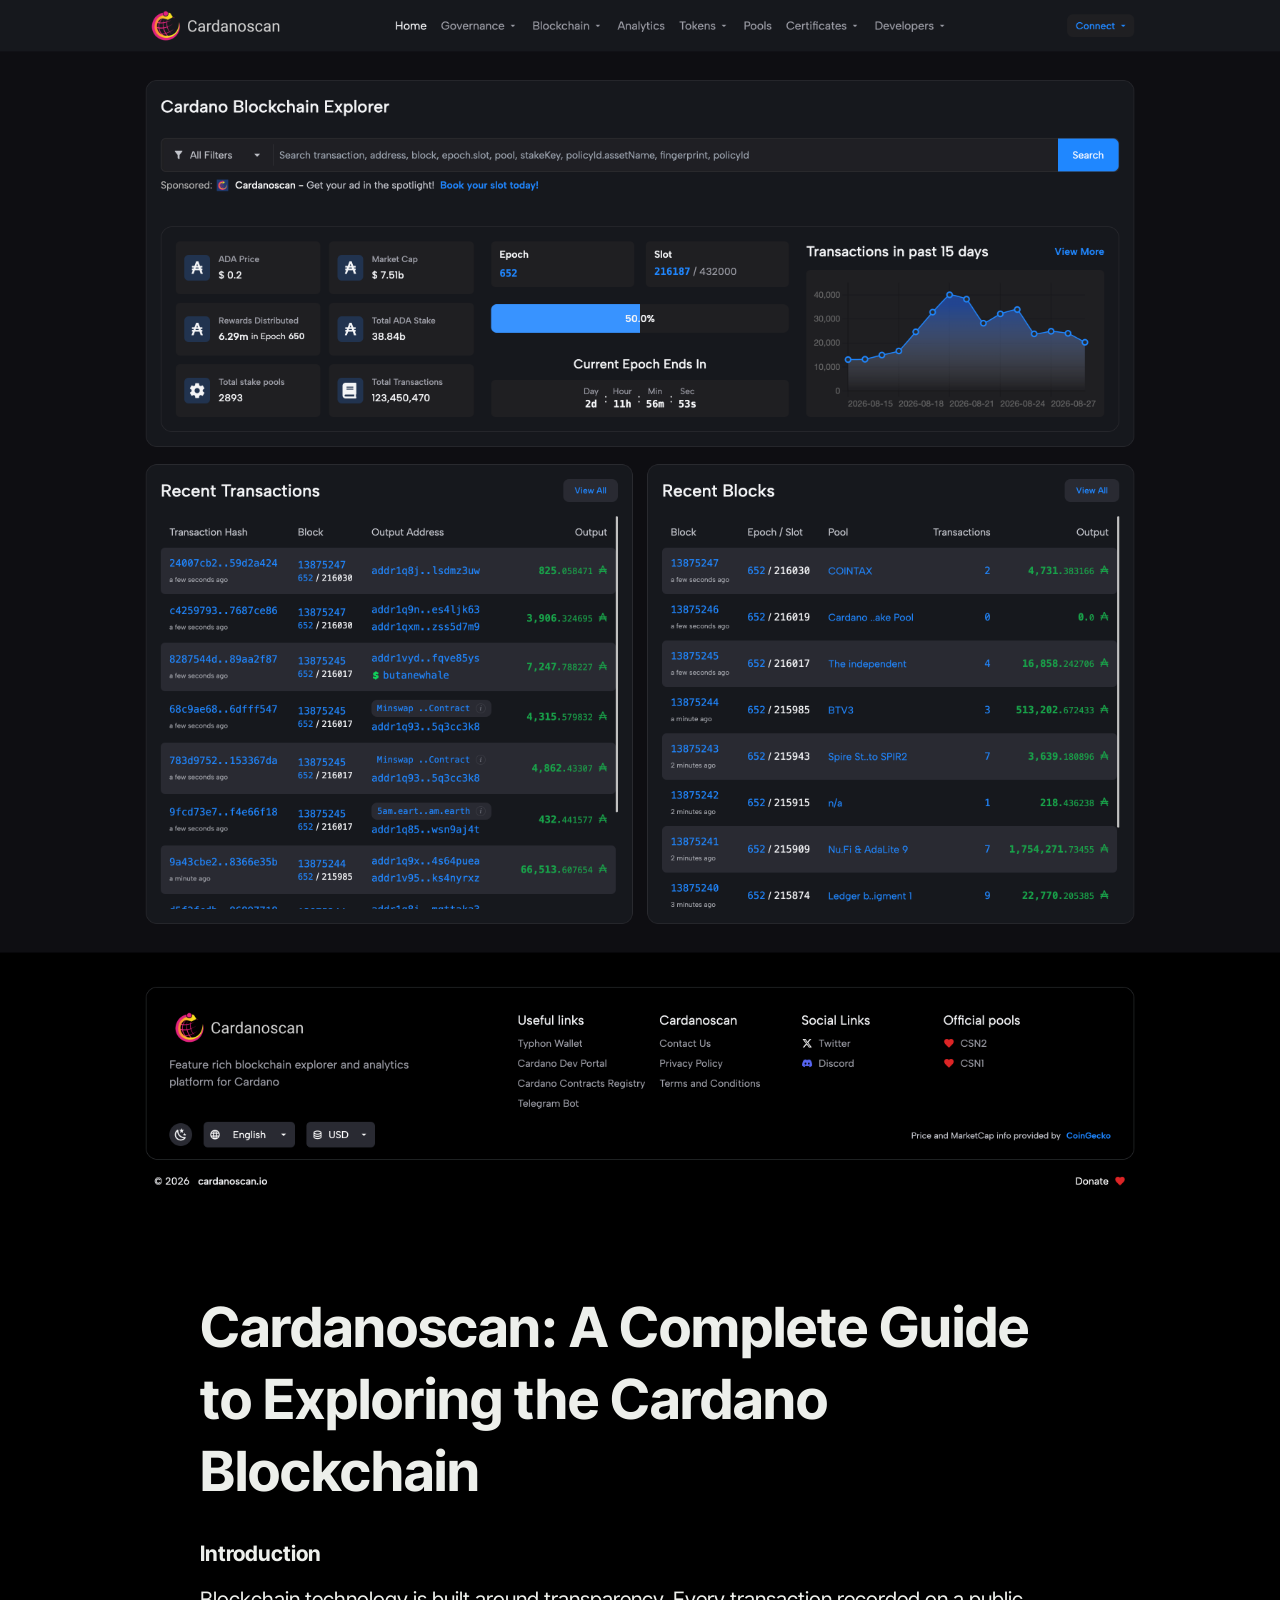
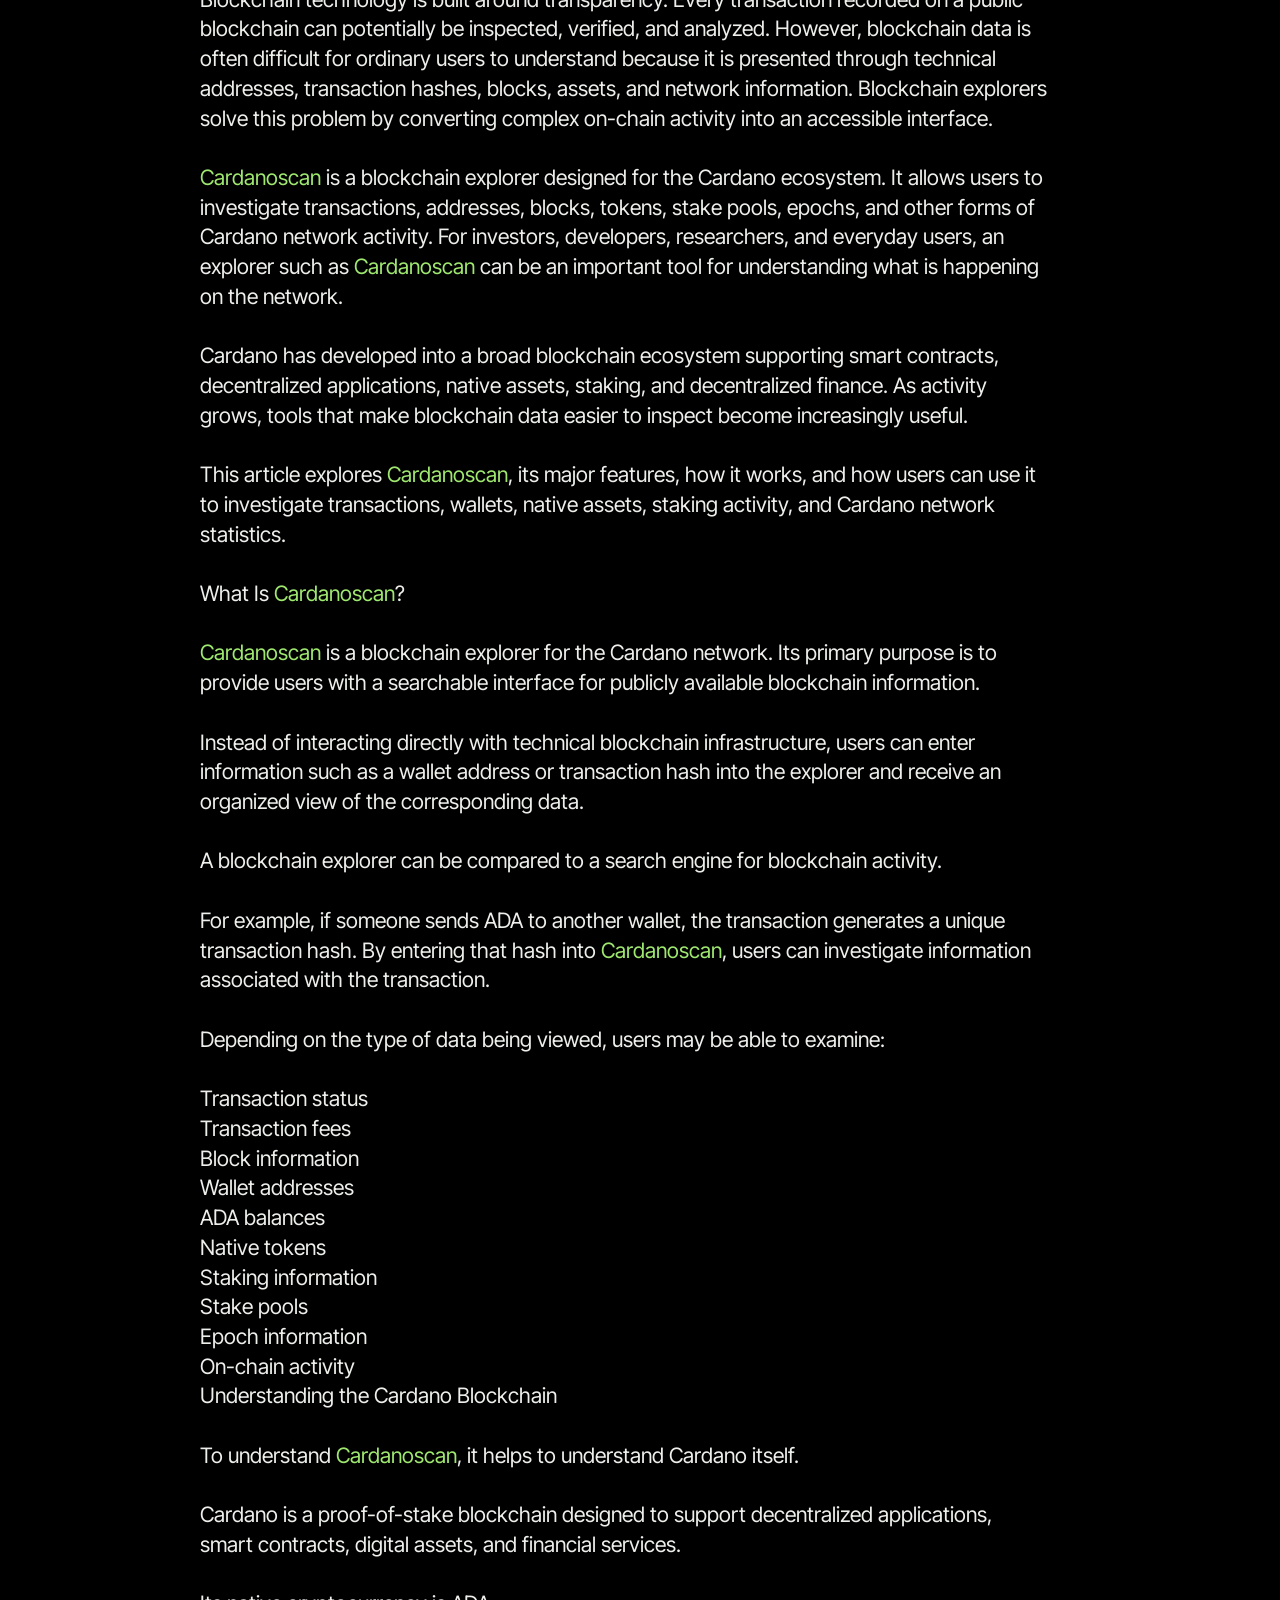
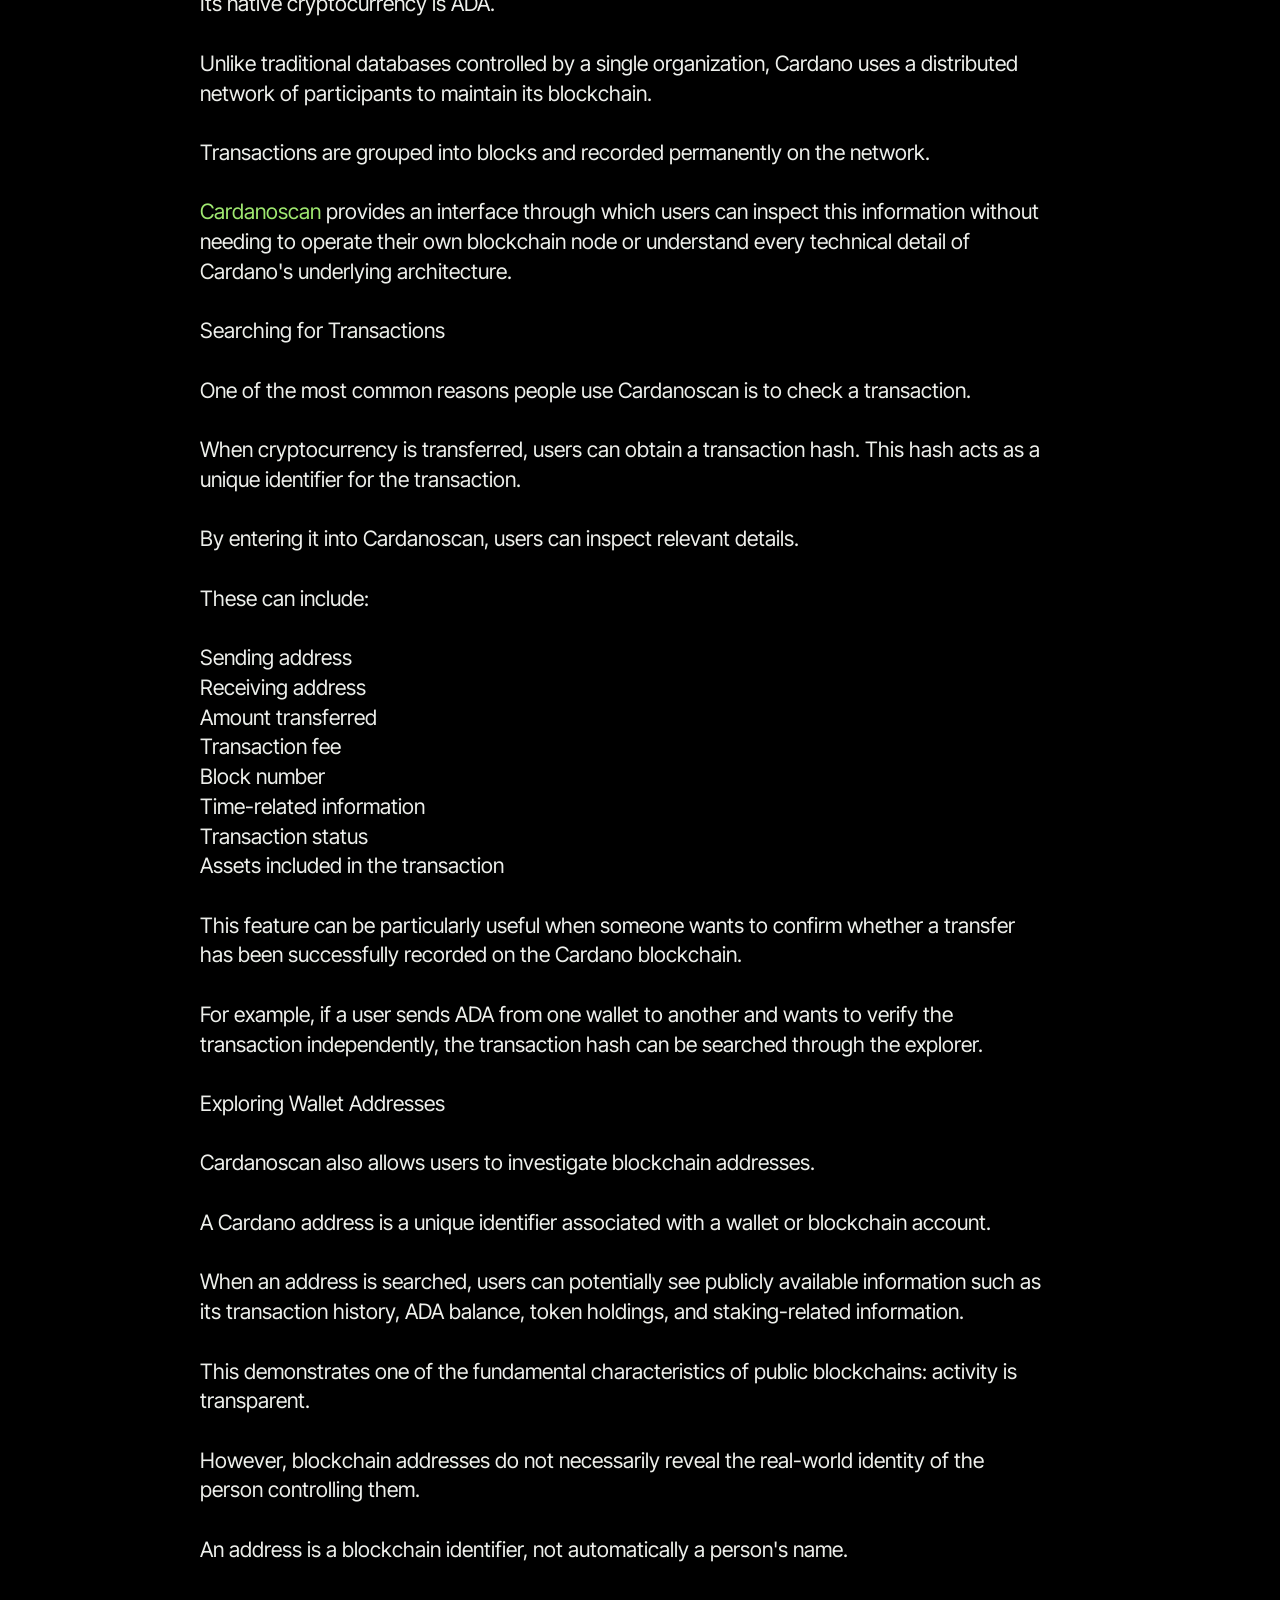
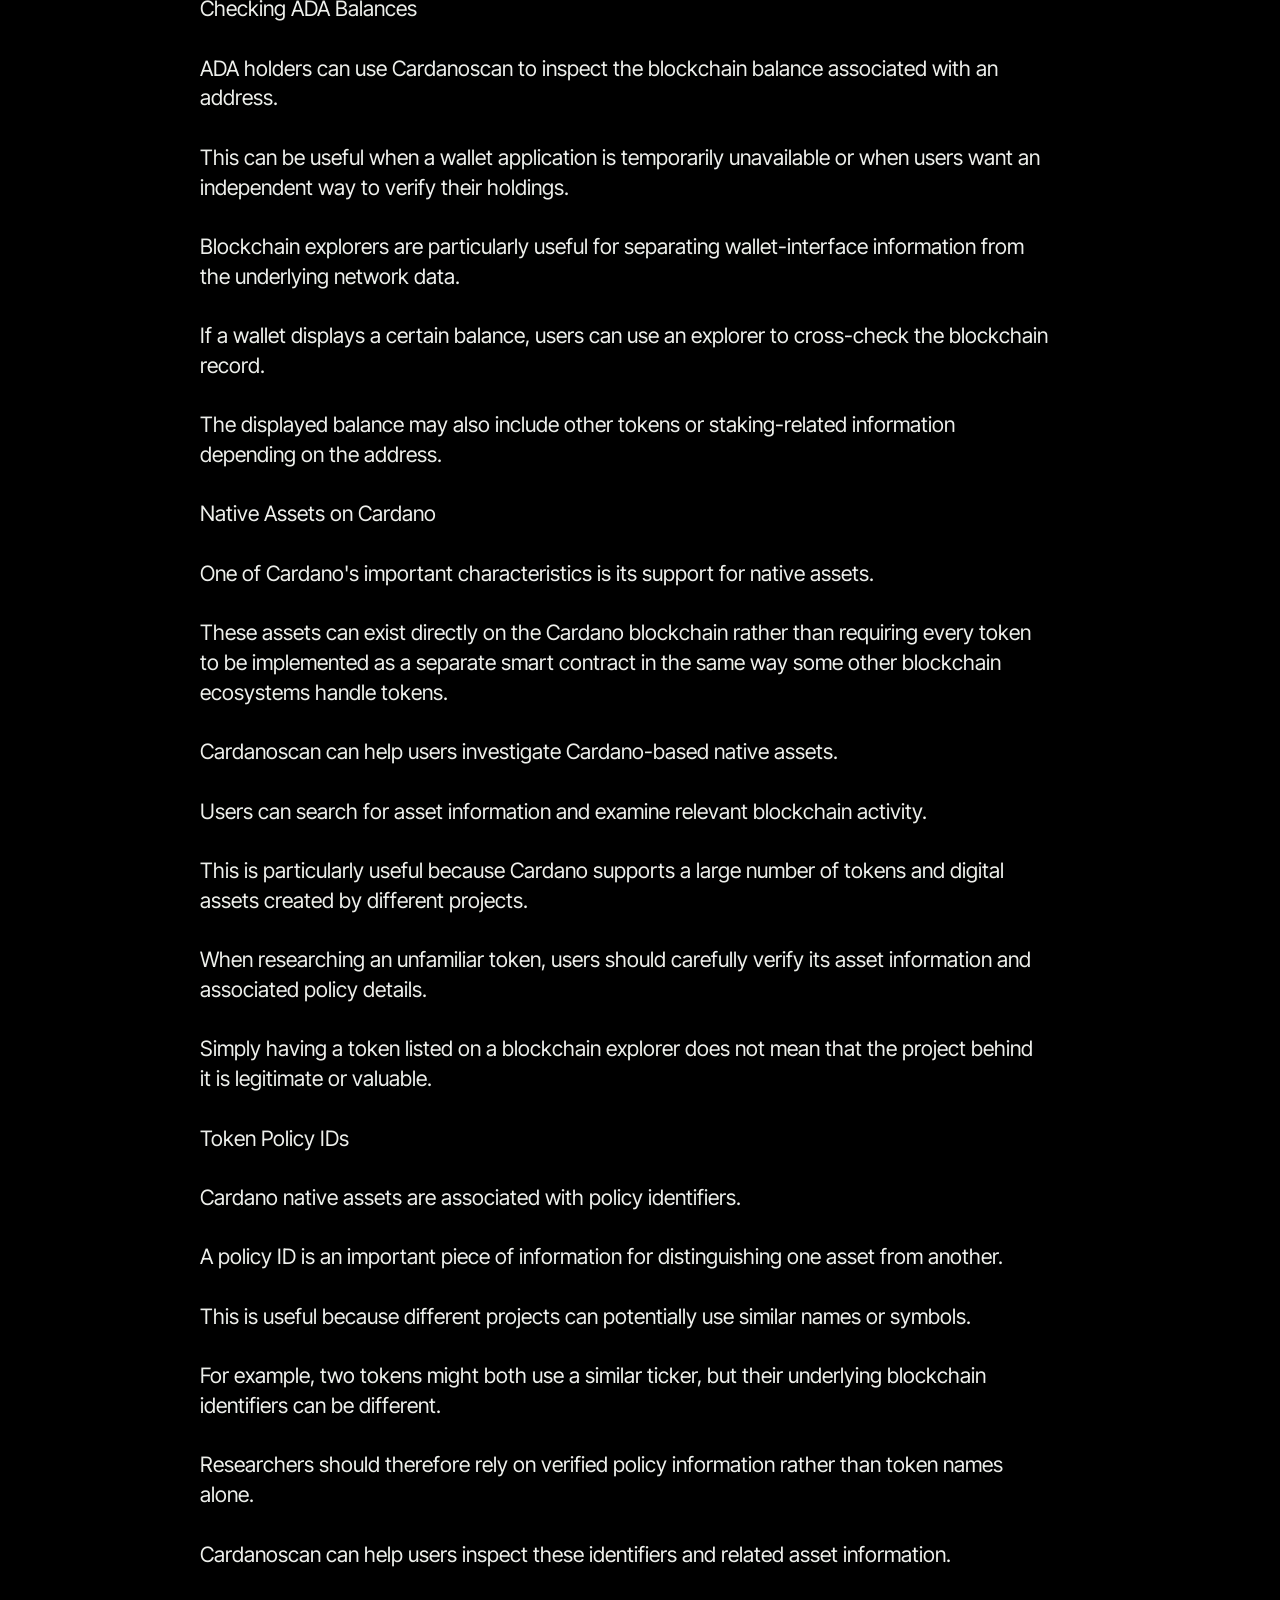
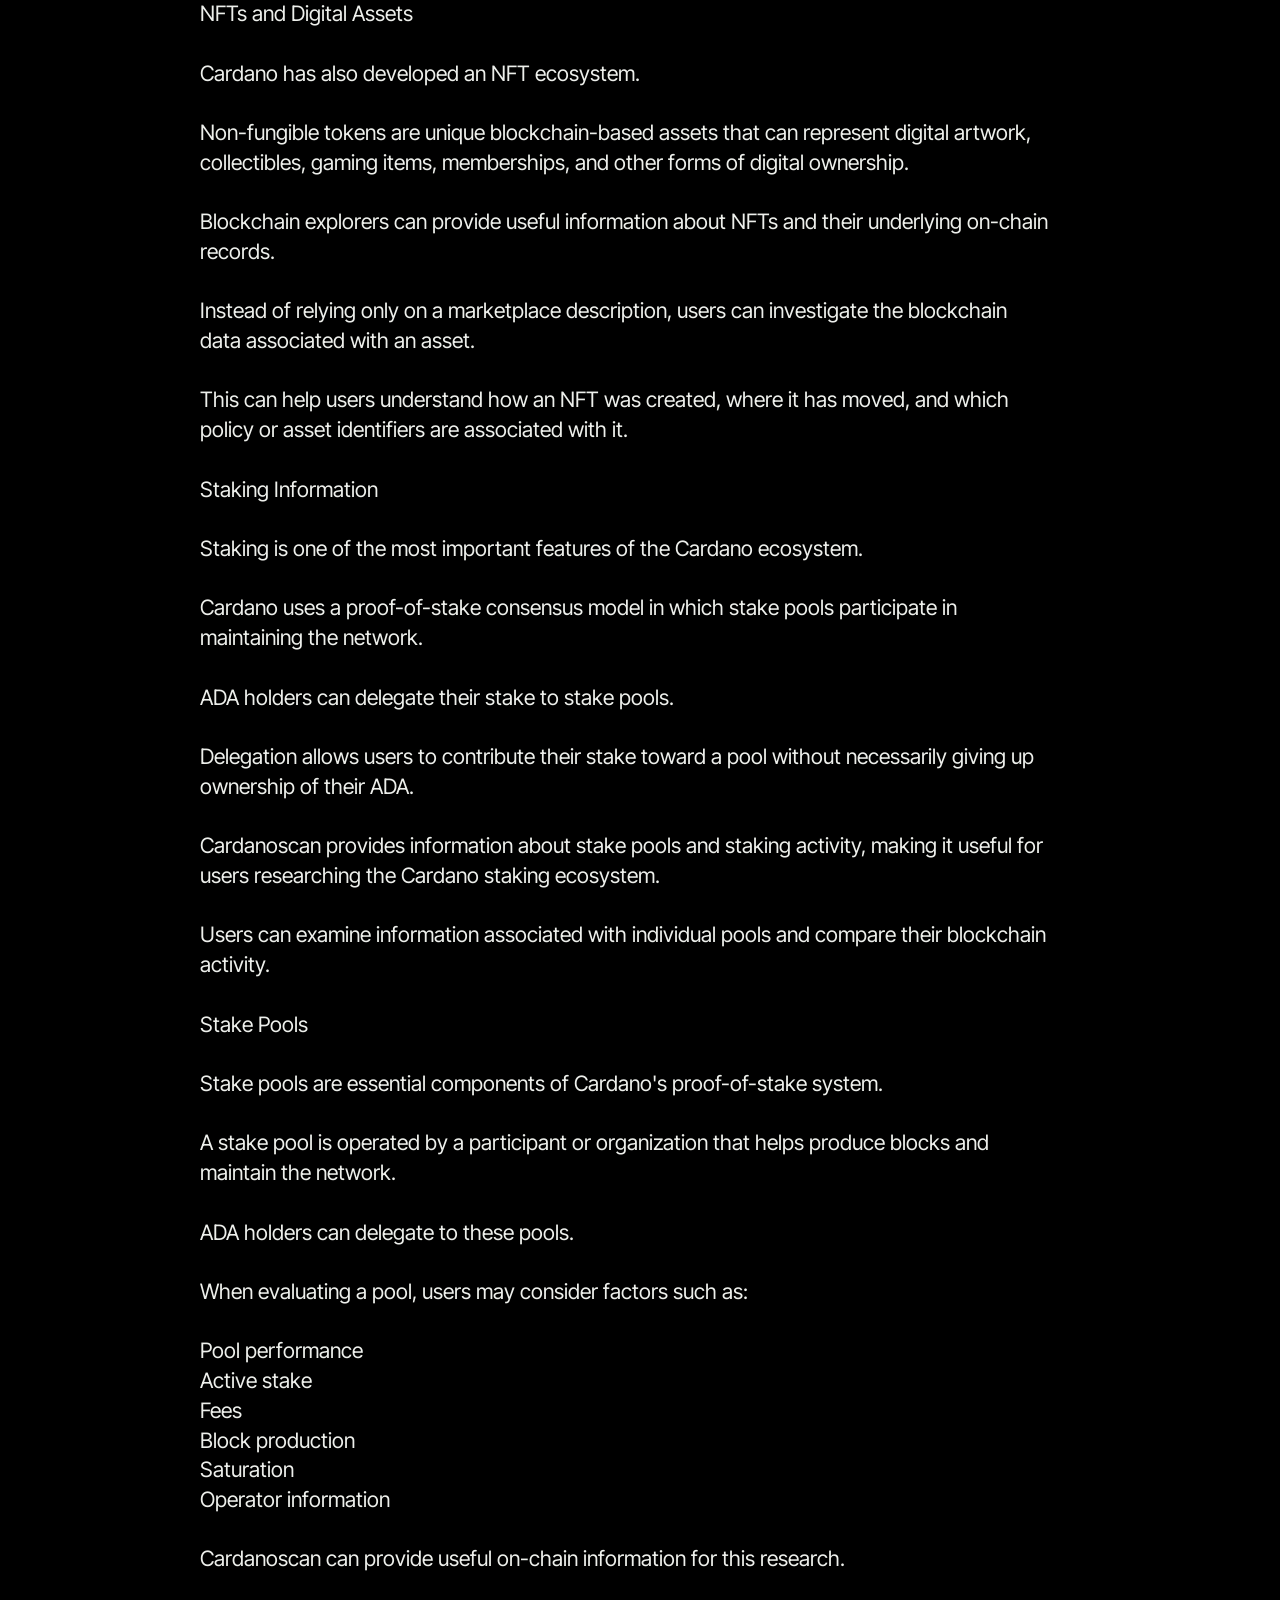
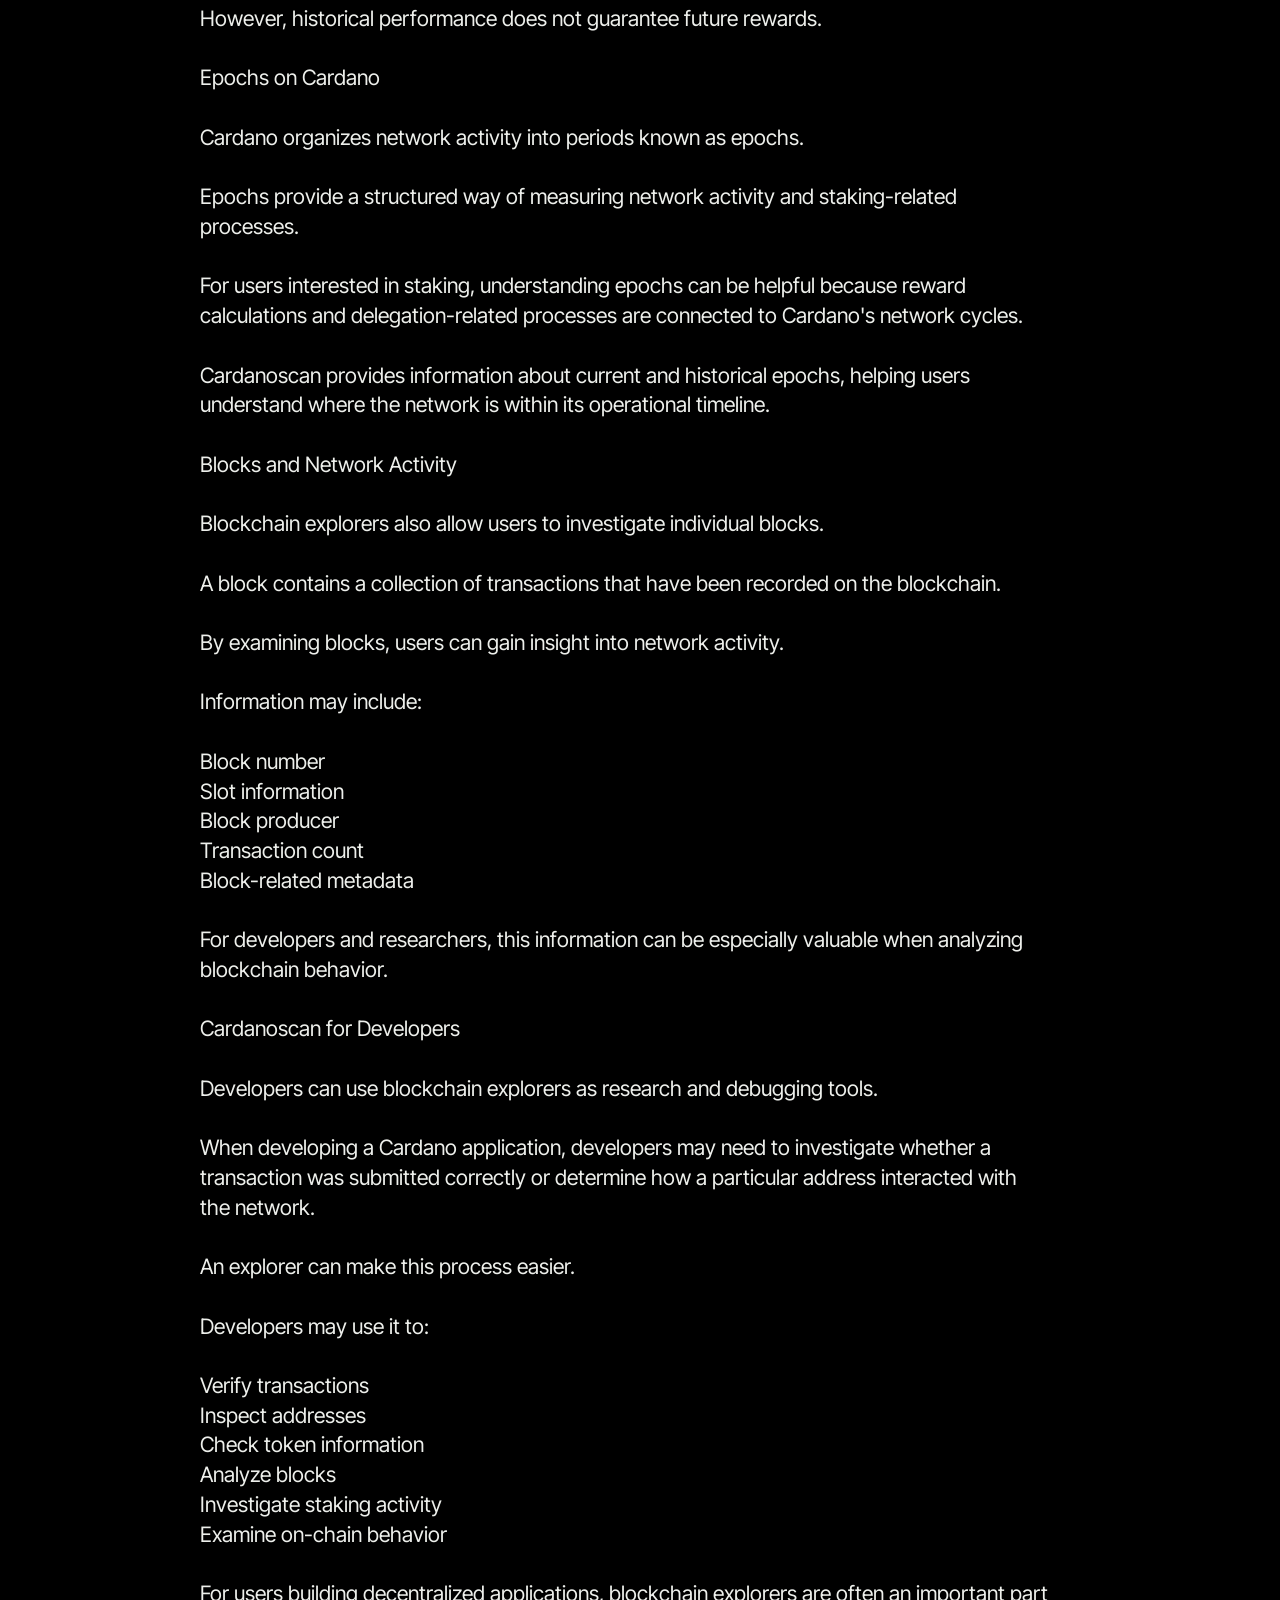
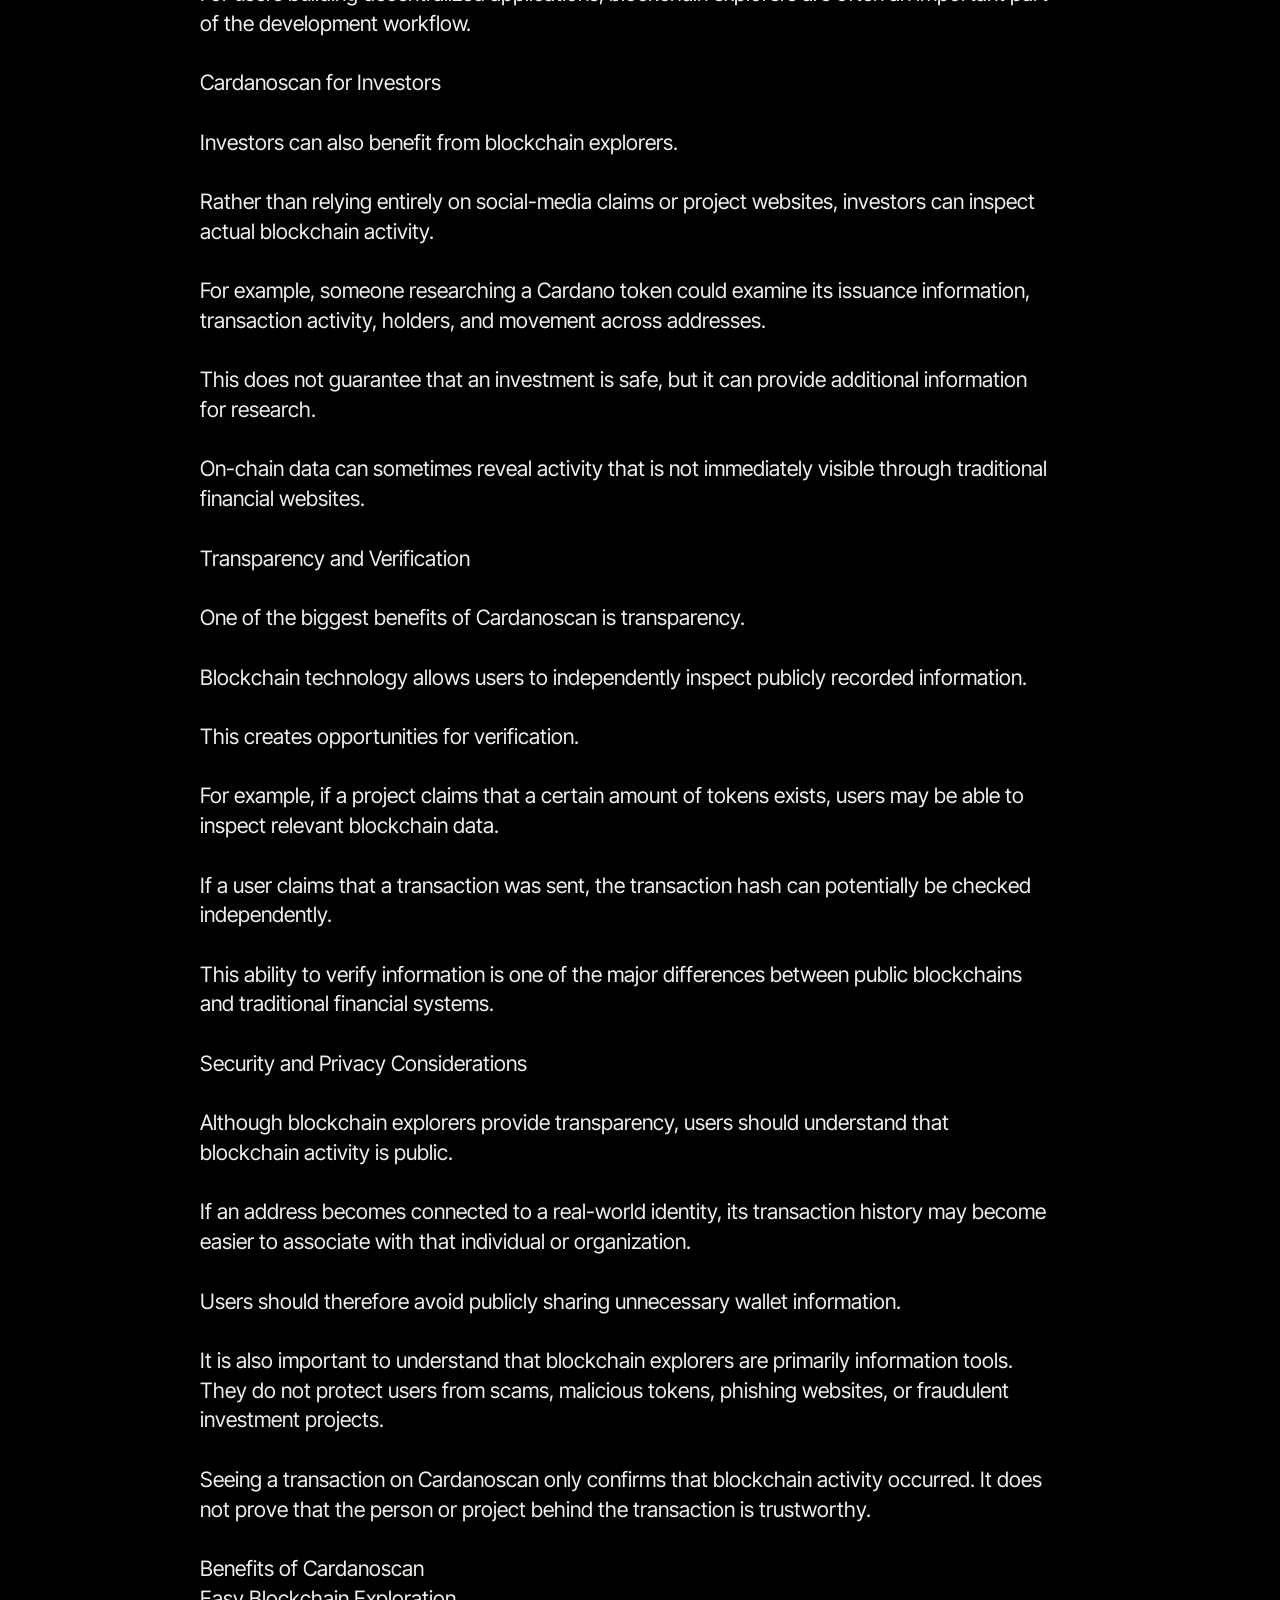
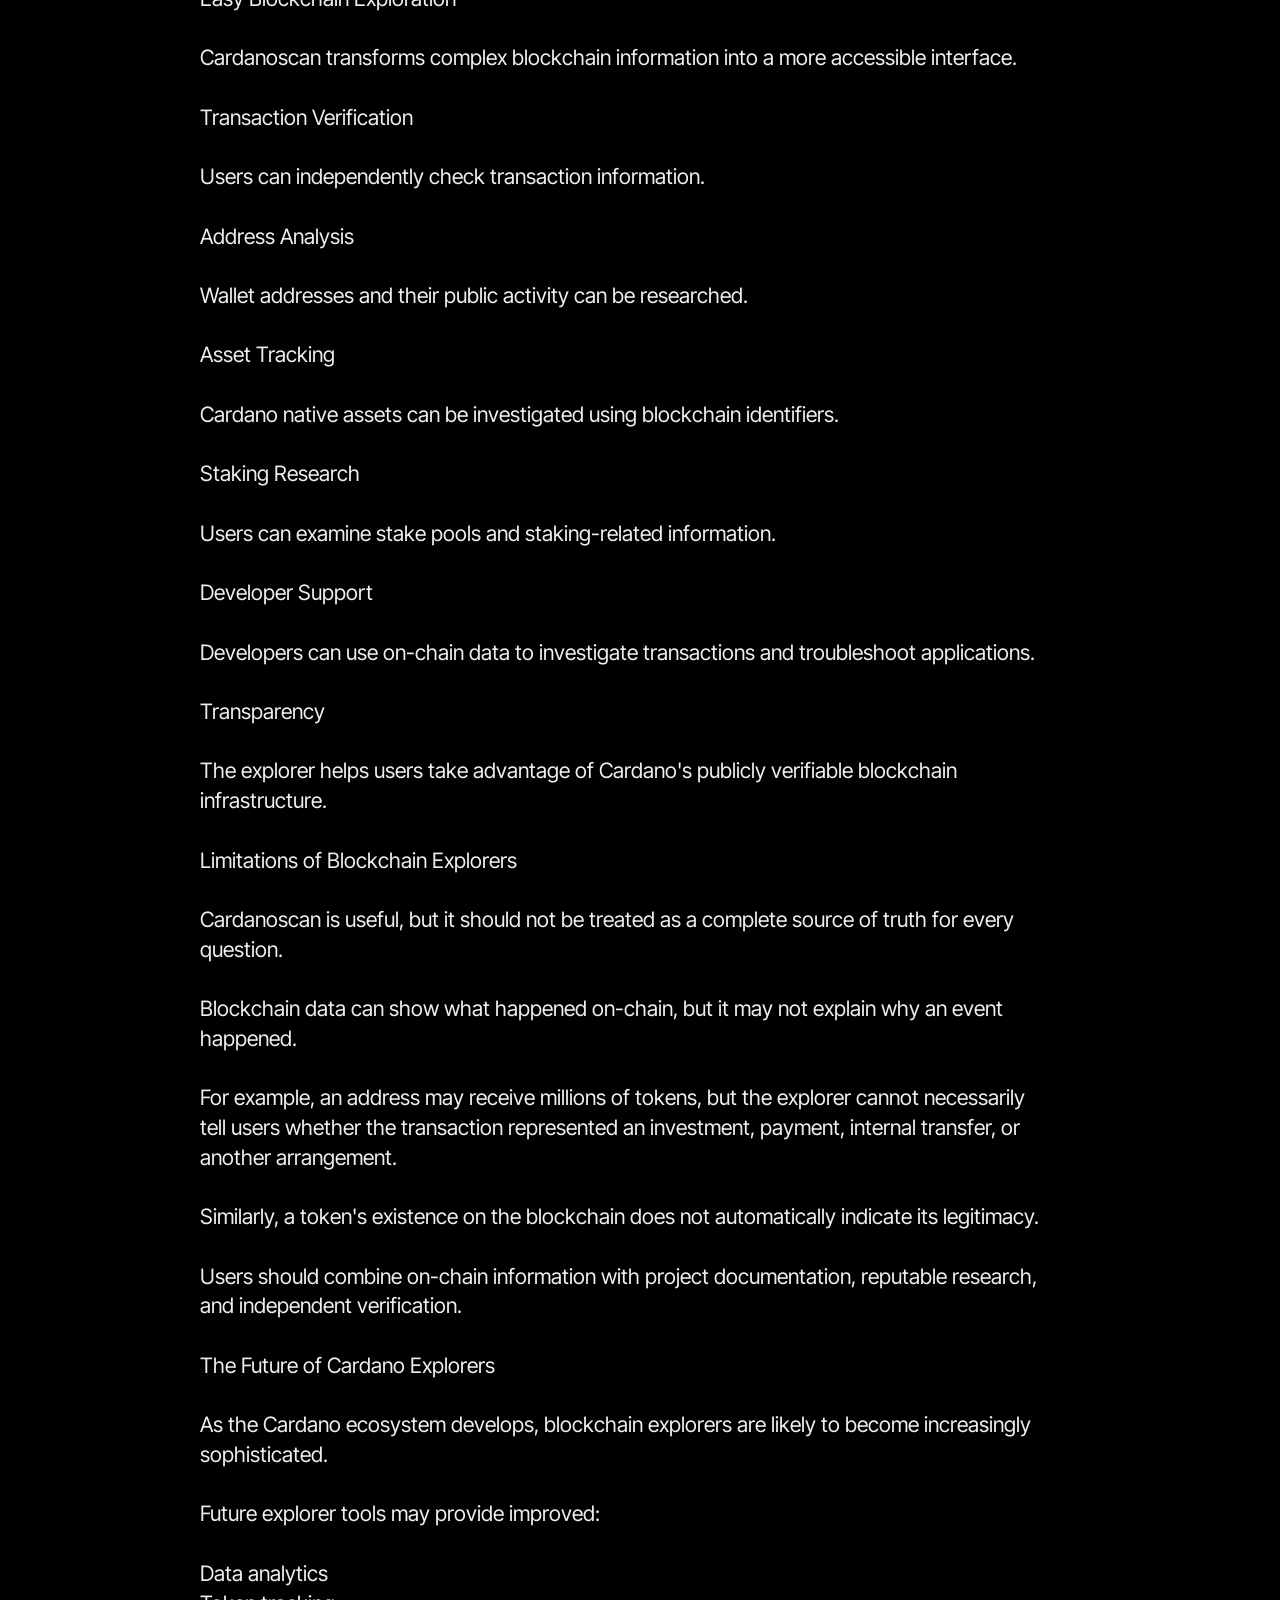
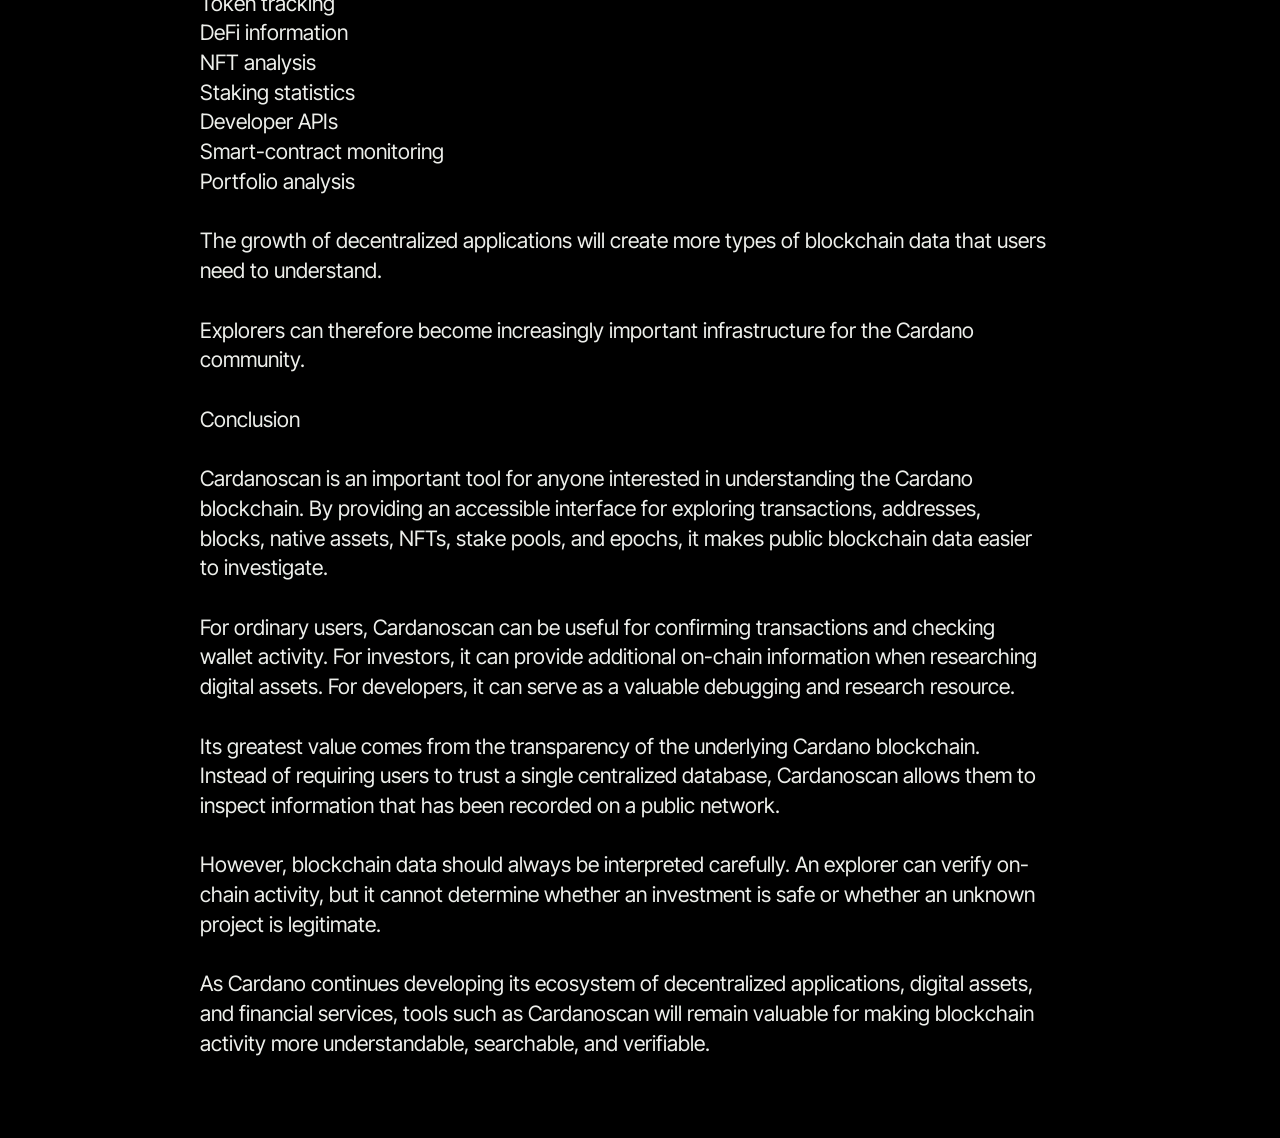
<file: index.html>
<!DOCTYPE html>
<html  >
<head>
  <!-- Site made with Mobirise Website Builder v6.1.12, https://mobirise.com -->
  <meta charset="UTF-8">
  <meta http-equiv="X-UA-Compatible" content="IE=edge">
  <meta name="generator" content="Mobirise v6.1.12, mobirise.com">
  <meta name="viewport" content="width=device-width, initial-scale=1, minimum-scale=1">
  <link rel="shortcut icon" href="assets/images/cardanoscan.png" type="image/x-icon">
  <meta name="description" content="Essential for NFT enthusiasts and creators who need to monitor and showcase their assets. Dynamic tool for visualizing NFTs. Cardano Scan. Cardano Scan.">
  
  
  <title>Cardanoscan™ - Cardano Explorer</title>
  <link rel="stylesheet" href="assets/bootstrap/css/bootstrap.min.css">
  <link rel="stylesheet" href="assets/theme/css/style.css">
  <link rel="preload" href="https://fonts.googleapis.com/css?family=Inter+Tight:100,200,300,400,500,600,700,800,900,100i,200i,300i,400i,500i,600i,700i,800i,900i&display=swap" as="style" onload="this.onload=null;this.rel='stylesheet'">
  <noscript><link rel="stylesheet" href="https://fonts.googleapis.com/css?family=Inter+Tight:100,200,300,400,500,600,700,800,900,100i,200i,300i,400i,500i,600i,700i,800i,900i&display=swap"></noscript>
  <link rel="preload" as="style" href="assets/mobirise/css/mbr-additional.css?v=ja7bqp"><link rel="stylesheet" href="assets/mobirise/css/mbr-additional.css?v=ja7bqp" type="text/css">

  
  
  
</head>
<body>
  
  <section data-bs-version="5.1" class="image03 cid-vtLUqslian" id="image04-0">
    

    <div class="image-block m-auto">
        <img src="assets/images/cardanoscan1.png" alt="cardanoscan">
        
    </div>
</section>

<section data-bs-version="5.1" class="article07 cid-vtLUqGFvKG" id="article07-1">
  

  
  
  <div class="container-fluid">
    <div class="row justify-content-center">
      <div class="card col-md-12 col-lg-10">
        <div class="card-wrapper">
          <h1 class="card-title mbr-fonts-style mbr-white mt-3 mb-4 display-2"><strong>Cardanoscan: A Complete Guide to Exploring the Cardano Blockchain</strong></h1>
          <div class="row card-box align-left">
            <div class="item features-without-image col-12">
              <div class="item-wrapper">
                <h2 class="mbr-section-subtitle mbr-fonts-style mb-3 display-7"><strong>Introduction</strong></h2>
                <p class="mbr-text mbr-fonts-style display-7">Blockchain technology is built around transparency. Every transaction recorded on a public blockchain can potentially be inspected, verified, and analyzed. However, blockchain data is often difficult for ordinary users to understand because it is presented through technical addresses, transaction hashes, blocks, assets, and network information. Blockchain explorers solve this problem by converting complex on-chain activity into an accessible interface.<br><br><a href="https://cardanoscan.io/" class="text-primary">Cardanoscan</a> is a blockchain explorer designed for the Cardano ecosystem. It allows users to investigate transactions, addresses, blocks, tokens, stake pools, epochs, and other forms of Cardano network activity. For investors, developers, researchers, and everyday users, an explorer such as <a href="https://cardanoscan.io/" class="text-primary">Cardanoscan</a> can be an important tool for understanding what is happening on the network.<br><br>Cardano has developed into a broad blockchain ecosystem supporting smart contracts, decentralized applications, native assets, staking, and decentralized finance. As activity grows, tools that make blockchain data easier to inspect become increasingly useful.<br><br>This article explores <a href="https://cardanoscan.io/" class="text-primary">Cardanoscan</a>, its major features, how it works, and how users can use it to investigate transactions, wallets, native assets, staking activity, and Cardano network statistics.<br><br>What Is <a href="https://cardanoscan.io/" class="text-primary">Cardanoscan</a>?<br><br><a href="https://cardanoscan.io/" class="text-primary">Cardanoscan</a> is a blockchain explorer for the Cardano network. Its primary purpose is to provide users with a searchable interface for publicly available blockchain information.<br><br>Instead of interacting directly with technical blockchain infrastructure, users can enter information such as a wallet address or transaction hash into the explorer and receive an organized view of the corresponding data.<br><br>A blockchain explorer can be compared to a search engine for blockchain activity.<br><br>For example, if someone sends ADA to another wallet, the transaction generates a unique transaction hash. By entering that hash into <a href="https://cardanoscan.io/" class="text-primary">Cardanoscan</a>, users can investigate information associated with the transaction.<br><br>Depending on the type of data being viewed, users may be able to examine:<br><br>Transaction status<br>Transaction fees<br>Block information<br>Wallet addresses<br>ADA balances<br>Native tokens<br>Staking information<br>Stake pools<br>Epoch information<br>On-chain activity<br>Understanding the Cardano Blockchain<br><br>To understand <a href="https://cardanoscan.io/" class="text-primary">Cardanoscan</a>, it helps to understand Cardano itself.<br><br>Cardano is a proof-of-stake blockchain designed to support decentralized applications, smart contracts, digital assets, and financial services.<br><br>Its native cryptocurrency is ADA.<br><br>Unlike traditional databases controlled by a single organization, Cardano uses a distributed network of participants to maintain its blockchain.<br><br>Transactions are grouped into blocks and recorded permanently on the network.<br><br><a href="https://cardanoscan.io/" class="text-primary">Cardanoscan</a> provides an interface through which users can inspect this information without needing to operate their own blockchain node or understand every technical detail of Cardano's underlying architecture.<br><br>Searching for Transactions<br><br>One of the most common reasons people use Cardanoscan is to check a transaction.<br><br>When cryptocurrency is transferred, users can obtain a transaction hash. This hash acts as a unique identifier for the transaction.<br><br>By entering it into Cardanoscan, users can inspect relevant details.<br><br>These can include:<br><br>Sending address<br>Receiving address<br>Amount transferred<br>Transaction fee<br>Block number<br>Time-related information<br>Transaction status<br>Assets included in the transaction<br><br>This feature can be particularly useful when someone wants to confirm whether a transfer has been successfully recorded on the Cardano blockchain.<br><br>For example, if a user sends ADA from one wallet to another and wants to verify the transaction independently, the transaction hash can be searched through the explorer.<br><br>Exploring Wallet Addresses<br><br>Cardanoscan also allows users to investigate blockchain addresses.<br><br>A Cardano address is a unique identifier associated with a wallet or blockchain account.<br><br>When an address is searched, users can potentially see publicly available information such as its transaction history, ADA balance, token holdings, and staking-related information.<br><br>This demonstrates one of the fundamental characteristics of public blockchains: activity is transparent.<br><br>However, blockchain addresses do not necessarily reveal the real-world identity of the person controlling them.<br><br>An address is a blockchain identifier, not automatically a person's name.<br><br>Checking ADA Balances<br><br>ADA holders can use Cardanoscan to inspect the blockchain balance associated with an address.<br><br>This can be useful when a wallet application is temporarily unavailable or when users want an independent way to verify their holdings.<br><br>Blockchain explorers are particularly useful for separating wallet-interface information from the underlying network data.<br><br>If a wallet displays a certain balance, users can use an explorer to cross-check the blockchain record.<br><br>The displayed balance may also include other tokens or staking-related information depending on the address.<br><br>Native Assets on Cardano<br><br>One of Cardano's important characteristics is its support for native assets.<br><br>These assets can exist directly on the Cardano blockchain rather than requiring every token to be implemented as a separate smart contract in the same way some other blockchain ecosystems handle tokens.<br><br>Cardanoscan can help users investigate Cardano-based native assets.<br><br>Users can search for asset information and examine relevant blockchain activity.<br><br>This is particularly useful because Cardano supports a large number of tokens and digital assets created by different projects.<br><br>When researching an unfamiliar token, users should carefully verify its asset information and associated policy details.<br><br>Simply having a token listed on a blockchain explorer does not mean that the project behind it is legitimate or valuable.<br><br>Token Policy IDs<br><br>Cardano native assets are associated with policy identifiers.<br><br>A policy ID is an important piece of information for distinguishing one asset from another.<br><br>This is useful because different projects can potentially use similar names or symbols.<br><br>For example, two tokens might both use a similar ticker, but their underlying blockchain identifiers can be different.<br><br>Researchers should therefore rely on verified policy information rather than token names alone.<br><br>Cardanoscan can help users inspect these identifiers and related asset information.<br><br>NFTs and Digital Assets<br><br>Cardano has also developed an NFT ecosystem.<br><br>Non-fungible tokens are unique blockchain-based assets that can represent digital artwork, collectibles, gaming items, memberships, and other forms of digital ownership.<br><br>Blockchain explorers can provide useful information about NFTs and their underlying on-chain records.<br><br>Instead of relying only on a marketplace description, users can investigate the blockchain data associated with an asset.<br><br>This can help users understand how an NFT was created, where it has moved, and which policy or asset identifiers are associated with it.<br><br>Staking Information<br><br>Staking is one of the most important features of the Cardano ecosystem.<br><br>Cardano uses a proof-of-stake consensus model in which stake pools participate in maintaining the network.<br><br>ADA holders can delegate their stake to stake pools.<br><br>Delegation allows users to contribute their stake toward a pool without necessarily giving up ownership of their ADA.<br><br>Cardanoscan provides information about stake pools and staking activity, making it useful for users researching the Cardano staking ecosystem.<br><br>Users can examine information associated with individual pools and compare their blockchain activity.<br><br>Stake Pools<br><br>Stake pools are essential components of Cardano's proof-of-stake system.<br><br>A stake pool is operated by a participant or organization that helps produce blocks and maintain the network.<br><br>ADA holders can delegate to these pools.<br><br>When evaluating a pool, users may consider factors such as:<br><br>Pool performance<br>Active stake<br>Fees<br>Block production<br>Saturation<br>Operator information<br><br>Cardanoscan can provide useful on-chain information for this research.<br><br>However, historical performance does not guarantee future rewards.<br><br>Epochs on Cardano<br><br>Cardano organizes network activity into periods known as epochs.<br><br>Epochs provide a structured way of measuring network activity and staking-related processes.<br><br>For users interested in staking, understanding epochs can be helpful because reward calculations and delegation-related processes are connected to Cardano's network cycles.<br><br>Cardanoscan provides information about current and historical epochs, helping users understand where the network is within its operational timeline.<br><br>Blocks and Network Activity<br><br>Blockchain explorers also allow users to investigate individual blocks.<br><br>A block contains a collection of transactions that have been recorded on the blockchain.<br><br>By examining blocks, users can gain insight into network activity.<br><br>Information may include:<br><br>Block number<br>Slot information<br>Block producer<br>Transaction count<br>Block-related metadata<br><br>For developers and researchers, this information can be especially valuable when analyzing blockchain behavior.<br><br>Cardanoscan for Developers<br><br>Developers can use blockchain explorers as research and debugging tools.<br><br>When developing a Cardano application, developers may need to investigate whether a transaction was submitted correctly or determine how a particular address interacted with the network.<br><br>An explorer can make this process easier.<br><br>Developers may use it to:<br><br>Verify transactions<br>Inspect addresses<br>Check token information<br>Analyze blocks<br>Investigate staking activity<br>Examine on-chain behavior<br><br>For users building decentralized applications, blockchain explorers are often an important part of the development workflow.<br><br>Cardanoscan for Investors<br><br>Investors can also benefit from blockchain explorers.<br><br>Rather than relying entirely on social-media claims or project websites, investors can inspect actual blockchain activity.<br><br>For example, someone researching a Cardano token could examine its issuance information, transaction activity, holders, and movement across addresses.<br><br>This does not guarantee that an investment is safe, but it can provide additional information for research.<br><br>On-chain data can sometimes reveal activity that is not immediately visible through traditional financial websites.<br><br>Transparency and Verification<br><br>One of the biggest benefits of Cardanoscan is transparency.<br><br>Blockchain technology allows users to independently inspect publicly recorded information.<br><br>This creates opportunities for verification.<br><br>For example, if a project claims that a certain amount of tokens exists, users may be able to inspect relevant blockchain data.<br><br>If a user claims that a transaction was sent, the transaction hash can potentially be checked independently.<br><br>This ability to verify information is one of the major differences between public blockchains and traditional financial systems.<br><br>Security and Privacy Considerations<br><br>Although blockchain explorers provide transparency, users should understand that blockchain activity is public.<br><br>If an address becomes connected to a real-world identity, its transaction history may become easier to associate with that individual or organization.<br><br>Users should therefore avoid publicly sharing unnecessary wallet information.<br><br>It is also important to understand that blockchain explorers are primarily information tools. They do not protect users from scams, malicious tokens, phishing websites, or fraudulent investment projects.<br><br>Seeing a transaction on Cardanoscan only confirms that blockchain activity occurred. It does not prove that the person or project behind the transaction is trustworthy.<br><br>Benefits of Cardanoscan<br>Easy Blockchain Exploration<br><br>Cardanoscan transforms complex blockchain information into a more accessible interface.<br><br>Transaction Verification<br><br>Users can independently check transaction information.<br><br>Address Analysis<br><br>Wallet addresses and their public activity can be researched.<br><br>Asset Tracking<br><br>Cardano native assets can be investigated using blockchain identifiers.<br><br>Staking Research<br><br>Users can examine stake pools and staking-related information.<br><br>Developer Support<br><br>Developers can use on-chain data to investigate transactions and troubleshoot applications.<br><br>Transparency<br><br>The explorer helps users take advantage of Cardano's publicly verifiable blockchain infrastructure.<br><br>Limitations of Blockchain Explorers<br><br>Cardanoscan is useful, but it should not be treated as a complete source of truth for every question.<br><br>Blockchain data can show what happened on-chain, but it may not explain why an event happened.<br><br>For example, an address may receive millions of tokens, but the explorer cannot necessarily tell users whether the transaction represented an investment, payment, internal transfer, or another arrangement.<br><br>Similarly, a token's existence on the blockchain does not automatically indicate its legitimacy.<br><br>Users should combine on-chain information with project documentation, reputable research, and independent verification.<br><br>The Future of Cardano Explorers<br><br>As the Cardano ecosystem develops, blockchain explorers are likely to become increasingly sophisticated.<br><br>Future explorer tools may provide improved:<br><br>Data analytics<br>Token tracking<br>DeFi information<br>NFT analysis<br>Staking statistics<br>Developer APIs<br>Smart-contract monitoring<br>Portfolio analysis<br><br>The growth of decentralized applications will create more types of blockchain data that users need to understand.<br><br>Explorers can therefore become increasingly important infrastructure for the Cardano community.<br><br>Conclusion<br><br>Cardanoscan is an important tool for anyone interested in understanding the Cardano blockchain. By providing an accessible interface for exploring transactions, addresses, blocks, native assets, NFTs, stake pools, and epochs, it makes public blockchain data easier to investigate.<br><br>For ordinary users, Cardanoscan can be useful for confirming transactions and checking wallet activity. For investors, it can provide additional on-chain information when researching digital assets. For developers, it can serve as a valuable debugging and research resource.<br><br>Its greatest value comes from the transparency of the underlying Cardano blockchain. Instead of requiring users to trust a single centralized database, Cardanoscan allows them to inspect information that has been recorded on a public network.<br><br>However, blockchain data should always be interpreted carefully. An explorer can verify on-chain activity, but it cannot determine whether an investment is safe or whether an unknown project is legitimate.<br><br>As Cardano continues developing its ecosystem of decentralized applications, digital assets, and financial services, tools such as Cardanoscan will remain valuable for making blockchain activity more understandable, searchable, and verifiable.</p>
              </div>
            </div>
            
            
            
          </div>
          
        </div>
      </div>
    </div>
  </div>

  
  
</body>
</html>
</file>
<file: assets/theme/css/style.css>
@charset "UTF-8";
section {
  background-color: #ffffff;
}

body {
  font-style: normal;
  line-height: 1.5;
  font-weight: 400;
  color: #232323;
  position: relative;
}

button {
  background-color: transparent;
  border-color: transparent;
}

.embla__button,
.carousel-control {
  background-color: #edefea !important;
  opacity: 0.8 !important;
  color: #464845 !important;
  border-color: #edefea !important;
}

.carousel .close,
.modalWindow .close {
  background-color: #edefea !important;
  color: #464845 !important;
  border-color: #edefea !important;
  opacity: 0.8 !important;
}

.carousel .close:hover,
.modalWindow .close:hover {
  opacity: 1 !important;
}

.carousel-indicators li {
  background-color: #edefea !important;
  border: 2px solid #464845 !important;
}

.carousel-indicators li:hover,
.carousel-indicators li:active {
  opacity: 0.8 !important;
}

.embla__button:hover,
.carousel-control:hover {
  background-color: #edefea !important;
  opacity: 1 !important;
}

.modalWindow-video-container {
  height: 80%;
}

section,
.container,
.container-fluid {
  position: relative;
  word-wrap: break-word;
}

a.mbr-iconfont:hover {
  text-decoration: none;
}

.article .lead p,
.article .lead ul,
.article .lead ol,
.article .lead pre,
.article .lead blockquote {
  margin-bottom: 0;
}

a {
  font-style: normal;
  font-weight: 400;
  cursor: pointer;
}
a, a:hover {
  text-decoration: none;
}

.mbr-section-title {
  font-style: normal;
  line-height: 1.3;
}

.mbr-section-subtitle {
  line-height: 1.3;
}

.mbr-text {
  font-style: normal;
  line-height: 1.7;
}

h1,
h2,
h3,
h4,
h5,
h6,
.display-1,
.display-2,
.display-4,
.display-5,
.display-7,
span,
p,
a {
  line-height: 1;
  word-break: break-word;
  word-wrap: break-word;
  font-weight: 400;
}

b,
strong {
  font-weight: bold;
}

input:-webkit-autofill, input:-webkit-autofill:hover, input:-webkit-autofill:focus, input:-webkit-autofill:active {
  transition-delay: 9999s;
  -webkit-transition-property: background-color, color;
  transition-property: background-color, color;
}

textarea[type=hidden] {
  display: none;
}

section {
  background-position: 50% 50%;
  background-repeat: no-repeat;
  background-size: cover;
}
section .mbr-background-video,
section .mbr-background-video-preview {
  position: absolute;
  bottom: 0;
  left: 0;
  right: 0;
  top: 0;
}

.hidden {
  visibility: hidden;
}

.mbr-z-index20 {
  z-index: 20;
}

/*! Base colors */
.mbr-white {
  color: #ffffff;
}

.mbr-black {
  color: #111111;
}

.mbr-bg-white {
  background-color: #ffffff;
}

.mbr-bg-black {
  background-color: #000000;
}

/*! Text-aligns */
.align-left {
  text-align: left;
}

.align-center {
  text-align: center;
}

.align-right {
  text-align: right;
}

/*! Font-weight  */
.mbr-light {
  font-weight: 300;
}

.mbr-regular {
  font-weight: 400;
}

.mbr-semibold {
  font-weight: 500;
}

.mbr-bold {
  font-weight: 700;
}

/*! Media  */
.media-content {
  flex-basis: 100%;
}

.media-container-row {
  display: flex;
  flex-direction: row;
  flex-wrap: wrap;
  justify-content: center;
  align-content: center;
  align-items: start;
}
.media-container-row .media-size-item {
  width: 400px;
}

.media-container-column {
  display: flex;
  flex-direction: column;
  flex-wrap: wrap;
  justify-content: center;
  align-content: center;
  align-items: stretch;
}
.media-container-column > * {
  width: 100%;
}

@media (min-width: 992px) {
  .media-container-row {
    flex-wrap: nowrap;
  }
}
figure {
  margin-bottom: 0;
  overflow: hidden;
}

figure[mbr-media-size] {
  transition: width 0.1s;
}

img,
iframe {
  display: block;
  width: 100%;
}

.card {
  background-color: transparent;
  border: none;
}

.card-box {
  width: 100%;
}

.card-img {
  text-align: center;
  flex-shrink: 0;
  -webkit-flex-shrink: 0;
}

.media {
  max-width: 100%;
  margin: 0 auto;
}

.mbr-figure {
  align-self: center;
}

.media-container > div {
  max-width: 100%;
}

.mbr-figure img,
.card-img img {
  width: 100%;
}

@media (max-width: 991px) {
  .media-size-item {
    width: auto !important;
  }
  .media {
    width: auto;
  }
  .mbr-figure {
    width: 100% !important;
  }
}
/*! Buttons */
.mbr-section-btn {
  margin-left: -0.6rem;
  margin-right: -0.6rem;
  font-size: 0;
}

.btn {
  font-weight: 600;
  border-width: 1px;
  font-style: normal;
  margin: 0.6rem 0.6rem;
  white-space: normal;
  transition: all 0.2s ease-in-out;
  display: inline-flex;
  align-items: center;
  justify-content: center;
  word-break: break-word;
}

.btn-sm {
  font-weight: 600;
  letter-spacing: 0px;
  transition: all 0.3s ease-in-out;
}

.btn-md {
  font-weight: 600;
  letter-spacing: 0px;
  transition: all 0.3s ease-in-out;
}

.btn-lg {
  font-weight: 600;
  letter-spacing: 0px;
  transition: all 0.3s ease-in-out;
}

.btn-form {
  margin: 0;
}
.btn-form:hover {
  cursor: pointer;
}

nav .mbr-section-btn {
  margin-left: 0rem;
  margin-right: 0rem;
}

/*! Btn icon margin */
.btn .mbr-iconfont,
.btn.btn-sm .mbr-iconfont {
  order: 1;
  cursor: pointer;
  margin-left: 0.5rem;
  vertical-align: sub;
}

.btn.btn-md .mbr-iconfont,
.btn.btn-md .mbr-iconfont {
  margin-left: 0.8rem;
}

.mbr-regular {
  font-weight: 400;
}

.mbr-semibold {
  font-weight: 500;
}

.mbr-bold {
  font-weight: 700;
}

[type=submit] {
  -webkit-appearance: none;
}

/*! Full-screen */
.mbr-fullscreen .mbr-overlay {
  min-height: 100vh;
}

.mbr-fullscreen {
  display: flex;
  display: -moz-flex;
  display: -ms-flex;
  display: -o-flex;
  align-items: center;
  min-height: 100vh;
  padding-top: 3rem;
  padding-bottom: 3rem;
}

/*! Map */
.map {
  height: 25rem;
  position: relative;
}
.map iframe {
  width: 100%;
  height: 100%;
}

/*! Scroll to top arrow */
.mbr-arrow-up {
  bottom: 25px;
  right: 90px;
  position: fixed;
  text-align: right;
  z-index: 5000;
  color: #ffffff;
  font-size: 22px;
}

.mbr-arrow-up a {
  background: rgba(0, 0, 0, 0.2);
  border-radius: 50%;
  color: #fff;
  display: inline-block;
  height: 60px;
  width: 60px;
  border: 2px solid #fff;
  outline-style: none !important;
  position: relative;
  text-decoration: none;
  transition: all 0.3s ease-in-out;
  cursor: pointer;
  text-align: center;
}
.mbr-arrow-up a:hover {
  background-color: rgba(0, 0, 0, 0.4);
}
.mbr-arrow-up a i {
  line-height: 60px;
}

.mbr-arrow-up-icon {
  display: block;
  color: #fff;
}

.mbr-arrow-up-icon::before {
  content: "›";
  display: inline-block;
  font-family: serif;
  font-size: 22px;
  line-height: 1;
  font-style: normal;
  position: relative;
  top: 6px;
  left: -4px;
  transform: rotate(-90deg);
}

/*! Arrow Down */
.mbr-arrow {
  position: absolute;
  bottom: 45px;
  left: 50%;
  width: 60px;
  height: 60px;
  cursor: pointer;
  background-color: rgba(80, 80, 80, 0.5);
  border-radius: 50%;
  transform: translateX(-50%);
}
@media (max-width: 767px) {
  .mbr-arrow {
    display: none;
  }
}
.mbr-arrow > a {
  display: inline-block;
  text-decoration: none;
  outline-style: none;
  animation: arrowdown 1.7s ease-in-out infinite;
  color: #ffffff;
}
.mbr-arrow > a > i {
  position: absolute;
  top: -2px;
  left: 15px;
  font-size: 2rem;
}

#scrollToTop a i::before {
  content: "";
  position: absolute;
  display: block;
  border-bottom: 2.5px solid #fff;
  border-left: 2.5px solid #fff;
  width: 27.8%;
  height: 27.8%;
  left: 50%;
  top: 51%;
  transform: translateY(-30%) translateX(-50%) rotate(135deg);
}

@keyframes arrowdown {
  0% {
    transform: translateY(0px);
  }
  50% {
    transform: translateY(-5px);
  }
  100% {
    transform: translateY(0px);
  }
}
@media (max-width: 500px) {
  .mbr-arrow-up {
    left: 0;
    right: 0;
    text-align: center;
  }
}
/*Gradients animation*/
@keyframes gradient-animation {
  from {
    background-position: 0% 100%;
    animation-timing-function: ease-in-out;
  }
  to {
    background-position: 100% 0%;
    animation-timing-function: ease-in-out;
  }
}
.bg-gradient {
  background-size: 200% 200%;
  animation: gradient-animation 5s infinite alternate;
  -webkit-animation: gradient-animation 5s infinite alternate;
}

.menu .navbar-brand {
  display: -webkit-flex;
}
.menu .navbar-brand span {
  display: flex;
  display: -webkit-flex;
}
.menu .navbar-brand .navbar-caption-wrap {
  display: -webkit-flex;
}
.menu .navbar-brand .navbar-logo img {
  display: -webkit-flex;
  width: auto;
}
@media (min-width: 768px) and (max-width: 991px) {
  .menu .navbar-toggleable-sm .navbar-nav {
    display: -ms-flexbox;
  }
}
@media (max-width: 991px) {
  .menu .navbar-collapse {
    max-height: 93.5vh;
  }
  .menu .navbar-collapse.show {
    overflow: auto;
  }
}
@media (min-width: 992px) {
  .menu .navbar-nav.nav-dropdown {
    display: -webkit-flex;
  }
  .menu .navbar-toggleable-sm .navbar-collapse {
    display: -webkit-flex !important;
  }
  .menu .collapsed .navbar-collapse {
    max-height: 93.5vh;
  }
  .menu .collapsed .navbar-collapse.show {
    overflow: auto;
  }
}
@media (max-width: 767px) {
  .menu .navbar-collapse {
    max-height: 80vh;
  }
}

.nav-link .mbr-iconfont {
  margin-right: 0.5rem;
}

.navbar {
  display: -webkit-flex;
  -webkit-flex-wrap: wrap;
  -webkit-align-items: center;
  -webkit-justify-content: space-between;
}

.navbar-collapse {
  -webkit-flex-basis: 100%;
  -webkit-flex-grow: 1;
  -webkit-align-items: center;
}

.nav-dropdown .link {
  padding: 0.667em 1.667em !important;
  margin: 0 !important;
}

.nav {
  display: -webkit-flex;
  -webkit-flex-wrap: wrap;
}

.row {
  display: -webkit-flex;
  -webkit-flex-wrap: wrap;
}

.justify-content-center {
  -webkit-justify-content: center;
}

.form-inline {
  display: -webkit-flex;
}

.card-wrapper {
  -webkit-flex: 1;
}

.carousel-control {
  z-index: 10;
  display: -webkit-flex;
}

.carousel-controls {
  display: -webkit-flex;
}

.media {
  display: -webkit-flex;
}

.form-group:focus {
  outline: none;
}

.jq-selectbox__select {
  padding: 7px 0;
  position: relative;
}

.jq-selectbox__dropdown {
  overflow: hidden;
  border-radius: 10px;
  position: absolute;
  top: 100%;
  left: 0 !important;
  width: 100% !important;
}

.jq-selectbox__trigger-arrow {
  right: 0;
  transform: translateY(-50%);
}

.jq-selectbox li {
  padding: 1.07em 0.5em;
}

input[type=range] {
  padding-left: 0 !important;
  padding-right: 0 !important;
}

.modal-dialog,
.modal-content {
  height: 100%;
}

.modal-dialog .carousel-inner {
  height: calc(100vh - 1.75rem);
}
@media (max-width: 575px) {
  .modal-dialog .carousel-inner {
    height: calc(100vh - 1rem);
  }
}

.carousel-item {
  text-align: center;
}

.carousel-item img {
  margin: auto;
}

.navbar-toggler {
  align-self: flex-start;
  padding: 0.25rem 0.75rem;
  font-size: 1.25rem;
  line-height: 1;
  background: transparent;
  border: 1px solid transparent;
  border-radius: 0.25rem;
}

.navbar-toggler:focus,
.navbar-toggler:hover {
  text-decoration: none;
  box-shadow: none;
}

.navbar-toggler-icon {
  display: inline-block;
  width: 1.5em;
  height: 1.5em;
  vertical-align: middle;
  content: "";
  background: no-repeat center center;
  background-size: 100% 100%;
}

.navbar-toggler-left {
  position: absolute;
  left: 1rem;
}

.navbar-toggler-right {
  position: absolute;
  right: 1rem;
}

.card-img {
  width: auto;
}

.menu .navbar.collapsed:not(.beta-menu) {
  flex-direction: column;
}

.carousel-item.active,
.carousel-item-next,
.carousel-item-prev {
  display: flex;
}

.note-air-layout .dropup .dropdown-menu,
.note-air-layout .navbar-fixed-bottom .dropdown .dropdown-menu {
  bottom: initial !important;
}

html,
body {
  height: auto;
  min-height: 100vh;
}

.dropup .dropdown-toggle::after {
  display: none;
}

.form-asterisk {
  font-family: initial;
  position: absolute;
  top: -2px;
  font-weight: normal;
}

.form-control-label {
  position: relative;
  cursor: pointer;
  margin-bottom: 0.357em;
  padding: 0;
}

.alert {
  color: #ffffff;
  border-radius: 0;
  border: 0;
  font-size: 1.1rem;
  line-height: 1.5;
  margin-bottom: 1.875rem;
  padding: 1.25rem;
  position: relative;
  text-align: center;
}
.alert.alert-form::after {
  background-color: inherit;
  bottom: -7px;
  content: "";
  display: block;
  height: 14px;
  left: 50%;
  margin-left: -7px;
  position: absolute;
  transform: rotate(45deg);
  width: 14px;
}

.form-control {
  background-color: #ffffff;
  background-clip: border-box;
  color: #232323;
  line-height: 1rem !important;
  height: auto;
  padding: 1.2rem 2rem;
  transition: border-color 0.25s ease 0s;
  border: 1px solid transparent !important;
  border-radius: 4px;
  box-shadow: rgba(0, 0, 0, 0.07) 0px 1px 1px 0px, rgba(0, 0, 0, 0.07) 0px 1px 3px 0px, rgba(0, 0, 0, 0.03) 0px 0px 0px 1px;
}
.form-active .form-control:invalid {
  border-color: red;
}

.row > * {
  padding-right: 1rem;
  padding-left: 1rem;
}

form .row {
  margin-left: -0.6rem;
  margin-right: -0.6rem;
}
form .row [class*=col] {
  padding-left: 0.6rem;
  padding-right: 0.6rem;
}

form .mbr-section-btn {
  padding-left: 0.6rem;
  padding-right: 0.6rem;
}

form .form-check-input {
  margin-top: 0.5;
}

textarea.form-control {
  line-height: 1.5rem !important;
}

.form-group {
  margin-bottom: 1.2rem;
}

.form-control,
form .btn {
  min-height: 48px;
}

.gdpr-block label span.textGDPR input[name=gdpr] {
  top: 7px;
}

.form-control:focus {
  box-shadow: none;
}

:focus {
  outline: none;
}

.mbr-overlay {
  background-color: #000;
  bottom: 0;
  left: 0;
  opacity: 0.5;
  position: absolute;
  right: 0;
  top: 0;
  z-index: 0;
  pointer-events: none;
}

blockquote {
  font-style: italic;
  padding: 3rem;
  font-size: 1.09rem;
  position: relative;
  border-left: 3px solid;
}

ul,
ol,
pre,
blockquote {
  margin-bottom: 2.3125rem;
}

.mt-4 {
  margin-top: 2rem !important;
}

.mb-4 {
  margin-bottom: 2rem !important;
}

.container,
.container-fluid {
  padding-left: 16px;
  padding-right: 16px;
}

.row {
  margin-left: -16px;
  margin-right: -16px;
}
.row > [class*=col] {
  padding-left: 16px;
  padding-right: 16px;
}

@media (min-width: 992px) {
  .container-fluid {
    padding-left: 32px;
    padding-right: 32px;
  }
}
@media (max-width: 991px) {
  .mbr-container {
    padding-left: 16px;
    padding-right: 16px;
  }
}
.app-video-wrapper > img {
  opacity: 1;
}

.app-video-wrapper {
  background: transparent;
}

.item {
  position: relative;
}

.dropdown-menu .dropdown-menu {
  left: 100%;
}

.dropdown-item + .dropdown-menu {
  display: none;
}

.dropdown-item:hover + .dropdown-menu,
.dropdown-menu:hover {
  display: block;
}

@media (min-aspect-ratio: 16/9) {
  .mbr-video-foreground {
    height: 300% !important;
    top: -100% !important;
  }
}
@media (max-aspect-ratio: 16/9) {
  .mbr-video-foreground {
    width: 300% !important;
    left: -100% !important;
  }
}.engine {
	position: absolute;
	text-indent: -2400px;
	text-align: center;
	padding: 0;
	top: 0;
	left: -2400px;
}
</file>
<file: assets/mobirise/css/mbr-additional.css>
.btn {
  border-width: 2px;
}
img,
.card-wrap,
.card-wrapper,
.video-wrapper,
.mbr-figure iframe,
.google-map iframe,
.slide-content,
.plan,
.card,
.item-wrapper,
.item-wrapper .mbr-overlay {
  border-radius: 2rem !important;
}
.video-wrapper {
  overflow: hidden;
}
body {
  font-family: Inter Tight;
}
.display-1 {
  font-family: 'Inter Tight', sans-serif;
  font-size: 5rem;
  line-height: 1;
}
.display-1 > .mbr-iconfont {
  font-size: 6.25rem;
}
.display-2 {
  font-family: 'Inter Tight', sans-serif;
  font-size: 4rem;
  line-height: 1;
}
.display-2 > .mbr-iconfont {
  font-size: 5rem;
}
.display-4 {
  font-family: 'Inter Tight', sans-serif;
  font-size: 1.4rem;
  line-height: 1.5;
}
.display-4 > .mbr-iconfont {
  font-size: 1.75rem;
}
.display-5 {
  font-family: 'Inter Tight', sans-serif;
  font-size: 2rem;
  line-height: 1.5;
}
.display-5 > .mbr-iconfont {
  font-size: 2.5rem;
}
.display-7 {
  font-family: 'Inter Tight', sans-serif;
  font-size: 1.4rem;
  line-height: 1.3;
}
.display-7 > .mbr-iconfont {
  font-size: 1.75rem;
}
/* ---- Fluid typography for mobile devices ---- */
/* 1.4 - font scale ratio ( bootstrap == 1.42857 ) */
/* 100vw - current viewport width */
/* (48 - 20)  48 == 48rem == 768px, 20 == 20rem == 320px(minimal supported viewport) */
/* 0.65 - min scale variable, may vary */
@media (max-width: 992px) {
  .display-1 {
    font-size: 4rem;
  }
}
@media (max-width: 768px) {
  .display-1 {
    font-size: 3.5rem;
    font-size: calc( 2.4rem + (5 - 2.4) * ((100vw - 20rem) / (48 - 20)));
    line-height: calc( 1.1 * (2.4rem + (5 - 2.4) * ((100vw - 20rem) / (48 - 20))));
  }
  .display-2 {
    font-size: 3.2rem;
    font-size: calc( 2.05rem + (4 - 2.05) * ((100vw - 20rem) / (48 - 20)));
    line-height: calc( 1.3 * (2.05rem + (4 - 2.05) * ((100vw - 20rem) / (48 - 20))));
  }
  .display-4 {
    font-size: 1.12rem;
    font-size: calc( 1.14rem + (1.4 - 1.14) * ((100vw - 20rem) / (48 - 20)));
    line-height: calc( 1.4 * (1.14rem + (1.4 - 1.14) * ((100vw - 20rem) / (48 - 20))));
  }
  .display-5 {
    font-size: 1.6rem;
    font-size: calc( 1.35rem + (2 - 1.35) * ((100vw - 20rem) / (48 - 20)));
    line-height: calc( 1.4 * (1.35rem + (2 - 1.35) * ((100vw - 20rem) / (48 - 20))));
  }
  .display-7 {
    font-size: 1.12rem;
    font-size: calc( 1.14rem + (1.4 - 1.14) * ((100vw - 20rem) / (48 - 20)));
    line-height: calc( 1.4 * (1.14rem + (1.4 - 1.14) * ((100vw - 20rem) / (48 - 20))));
  }
}
@media (min-width: 992px) and (max-width: 1400px) {
  .display-1 {
    font-size: 3.5rem;
    font-size: calc( 2.4rem + (5 - 2.4) * ((100vw - 62rem) / (87 - 62)));
    line-height: calc( 1.1 * (2.4rem + (5 - 2.4) * ((100vw - 62rem) / (87 - 62))));
  }
  .display-2 {
    font-size: 3.2rem;
    font-size: calc( 2.05rem + (4 - 2.05) * ((100vw - 62rem) / (87 - 62)));
    line-height: calc( 1.3 * (2.05rem + (4 - 2.05) * ((100vw - 62rem) / (87 - 62))));
  }
  .display-4 {
    font-size: 1.12rem;
    font-size: calc( 1.14rem + (1.4 - 1.14) * ((100vw - 62rem) / (87 - 62)));
    line-height: calc( 1.4 * (1.14rem + (1.4 - 1.14) * ((100vw - 62rem) / (87 - 62))));
  }
  .display-5 {
    font-size: 1.6rem;
    font-size: calc( 1.35rem + (2 - 1.35) * ((100vw - 62rem) / (87 - 62)));
    line-height: calc( 1.4 * (1.35rem + (2 - 1.35) * ((100vw - 62rem) / (87 - 62))));
  }
  .display-7 {
    font-size: 1.12rem;
    font-size: calc( 1.14rem + (1.4 - 1.14) * ((100vw - 62rem) / (87 - 62)));
    line-height: calc( 1.4 * (1.14rem + (1.4 - 1.14) * ((100vw - 62rem) / (87 - 62))));
  }
}
/* Buttons */
.btn {
  padding: 1.25rem 2rem;
  border-radius: 4px;
}
@media (max-width: 767px) {
  .btn {
    padding: 0.75rem 1.5rem;
  }
}
.btn-sm {
  padding: 0.6rem 1.2rem;
  border-radius: 4px;
}
.btn-md {
  padding: 0.6rem 1.2rem;
  border-radius: 4px;
}
.btn-lg {
  padding: 1.25rem 2rem;
  border-radius: 4px;
}
.bg-primary {
  background-color: #9fe870 !important;
}
.bg-success {
  background-color: #3a341c !important;
}
.bg-info {
  background-color: #320707 !important;
}
.bg-warning {
  background-color: #a0e2e1 !important;
}
.bg-danger {
  background-color: #ffea64 !important;
}
.btn-primary,
.btn-primary:active {
  background-color: #9fe870 !important;
  border-color: #9fe870 !important;
  color: #264d0c !important;
  box-shadow: none;
}
.btn-primary:hover,
.btn-primary:focus,
.btn-primary.focus,
.btn-primary.active {
  color: inherit;
  background-color: #bcef9c !important;
  border-color: #bcef9c !important;
  box-shadow: none;
}
.btn-primary.disabled,
.btn-primary:disabled {
  color: #264d0c !important;
  background-color: #bcef9c !important;
  border-color: #bcef9c !important;
}
.btn-secondary,
.btn-secondary:active {
  background-color: #ffd7ef !important;
  border-color: #ffd7ef !important;
  color: #d70081 !important;
  box-shadow: none;
}
.btn-secondary:hover,
.btn-secondary:focus,
.btn-secondary.focus,
.btn-secondary.active {
  color: inherit;
  background-color: #ffffff !important;
  border-color: #ffffff !important;
  box-shadow: none;
}
.btn-secondary.disabled,
.btn-secondary:disabled {
  color: #d70081 !important;
  background-color: #ffffff !important;
  border-color: #ffffff !important;
}
.btn-info,
.btn-info:active {
  background-color: #320707 !important;
  border-color: #320707 !important;
  color: #ffffff !important;
  box-shadow: none;
}
.btn-info:hover,
.btn-info:focus,
.btn-info.focus,
.btn-info.active {
  color: inherit;
  background-color: #5f0d0d !important;
  border-color: #5f0d0d !important;
  box-shadow: none;
}
.btn-info.disabled,
.btn-info:disabled {
  color: #ffffff !important;
  background-color: #5f0d0d !important;
  border-color: #5f0d0d !important;
}
.btn-success,
.btn-success:active {
  background-color: #3a341c !important;
  border-color: #3a341c !important;
  color: #ffffff !important;
  box-shadow: none;
}
.btn-success:hover,
.btn-success:focus,
.btn-success.focus,
.btn-success.active {
  color: inherit;
  background-color: #5c532d !important;
  border-color: #5c532d !important;
  box-shadow: none;
}
.btn-success.disabled,
.btn-success:disabled {
  color: #ffffff !important;
  background-color: #5c532d !important;
  border-color: #5c532d !important;
}
.btn-warning,
.btn-warning:active {
  background-color: #a0e2e1 !important;
  border-color: #a0e2e1 !important;
  color: #1f6463 !important;
  box-shadow: none;
}
.btn-warning:hover,
.btn-warning:focus,
.btn-warning.focus,
.btn-warning.active {
  color: inherit;
  background-color: #c7eeed !important;
  border-color: #c7eeed !important;
  box-shadow: none;
}
.btn-warning.disabled,
.btn-warning:disabled {
  color: #1f6463 !important;
  background-color: #c7eeed !important;
  border-color: #c7eeed !important;
}
.btn-danger,
.btn-danger:active {
  background-color: #ffea64 !important;
  border-color: #ffea64 !important;
  color: #645600 !important;
  box-shadow: none;
}
.btn-danger:hover,
.btn-danger:focus,
.btn-danger.focus,
.btn-danger.active {
  color: inherit;
  background-color: #fff197 !important;
  border-color: #fff197 !important;
  box-shadow: none;
}
.btn-danger.disabled,
.btn-danger:disabled {
  color: #645600 !important;
  background-color: #fff197 !important;
  border-color: #fff197 !important;
}
.btn-white,
.btn-white:active {
  background-color: #eff0ec !important;
  border-color: #eff0ec !important;
  color: #757b62 !important;
  box-shadow: none;
}
.btn-white:hover,
.btn-white:focus,
.btn-white.focus,
.btn-white.active {
  color: inherit;
  background-color: #ffffff !important;
  border-color: #ffffff !important;
  box-shadow: none;
}
.btn-white.disabled,
.btn-white:disabled {
  color: #757b62 !important;
  background-color: #ffffff !important;
  border-color: #ffffff !important;
}
.btn-black,
.btn-black:active {
  background-color: #232323 !important;
  border-color: #232323 !important;
  color: #ffffff !important;
  box-shadow: none;
}
.btn-black:hover,
.btn-black:focus,
.btn-black.focus,
.btn-black.active {
  color: inherit;
  background-color: #3d3d3d !important;
  border-color: #3d3d3d !important;
  box-shadow: none;
}
.btn-black.disabled,
.btn-black:disabled {
  color: #ffffff !important;
  background-color: #3d3d3d !important;
  border-color: #3d3d3d !important;
}
.btn-primary-outline,
.btn-primary-outline:active {
  background-color: transparent !important;
  border-color: #9fe870;
  color: #9fe870;
}
.btn-primary-outline:hover,
.btn-primary-outline:focus,
.btn-primary-outline.focus,
.btn-primary-outline.active {
  color: #6ddc25 !important;
  background-color: transparent !important;
  border-color: #6ddc25 !important;
  box-shadow: none !important;
}
.btn-primary-outline.disabled,
.btn-primary-outline:disabled {
  color: #264d0c !important;
  background-color: #9fe870 !important;
  border-color: #9fe870 !important;
}
.btn-secondary-outline,
.btn-secondary-outline:active {
  background-color: transparent !important;
  border-color: #ffd7ef;
  color: #ffd7ef;
}
.btn-secondary-outline:hover,
.btn-secondary-outline:focus,
.btn-secondary-outline.focus,
.btn-secondary-outline.active {
  color: #ff80cc !important;
  background-color: transparent !important;
  border-color: #ff80cc !important;
  box-shadow: none !important;
}
.btn-secondary-outline.disabled,
.btn-secondary-outline:disabled {
  color: #d70081 !important;
  background-color: #ffd7ef !important;
  border-color: #ffd7ef !important;
}
.btn-info-outline,
.btn-info-outline:active {
  background-color: transparent !important;
  border-color: #320707;
  color: #320707;
}
.btn-info-outline:hover,
.btn-info-outline:focus,
.btn-info-outline.focus,
.btn-info-outline.active {
  color: #000000 !important;
  background-color: transparent !important;
  border-color: #000000 !important;
  box-shadow: none !important;
}
.btn-info-outline.disabled,
.btn-info-outline:disabled {
  color: #ffffff !important;
  background-color: #320707 !important;
  border-color: #320707 !important;
}
.btn-success-outline,
.btn-success-outline:active {
  background-color: transparent !important;
  border-color: #3a341c;
  color: #3a341c;
}
.btn-success-outline:hover,
.btn-success-outline:focus,
.btn-success-outline.focus,
.btn-success-outline.active {
  color: #000000 !important;
  background-color: transparent !important;
  border-color: #000000 !important;
  box-shadow: none !important;
}
.btn-success-outline.disabled,
.btn-success-outline:disabled {
  color: #ffffff !important;
  background-color: #3a341c !important;
  border-color: #3a341c !important;
}
.btn-warning-outline,
.btn-warning-outline:active {
  background-color: transparent !important;
  border-color: #a0e2e1;
  color: #a0e2e1;
}
.btn-warning-outline:hover,
.btn-warning-outline:focus,
.btn-warning-outline.focus,
.btn-warning-outline.active {
  color: #5ececc !important;
  background-color: transparent !important;
  border-color: #5ececc !important;
  box-shadow: none !important;
}
.btn-warning-outline.disabled,
.btn-warning-outline:disabled {
  color: #1f6463 !important;
  background-color: #a0e2e1 !important;
  border-color: #a0e2e1 !important;
}
.btn-danger-outline,
.btn-danger-outline:active {
  background-color: transparent !important;
  border-color: #ffea64;
  color: #ffea64;
}
.btn-danger-outline:hover,
.btn-danger-outline:focus,
.btn-danger-outline.focus,
.btn-danger-outline.active {
  color: #ffde0d !important;
  background-color: transparent !important;
  border-color: #ffde0d !important;
  box-shadow: none !important;
}
.btn-danger-outline.disabled,
.btn-danger-outline:disabled {
  color: #645600 !important;
  background-color: #ffea64 !important;
  border-color: #ffea64 !important;
}
.btn-black-outline,
.btn-black-outline:active {
  background-color: transparent !important;
  border-color: #232323;
  color: #232323;
}
.btn-black-outline:hover,
.btn-black-outline:focus,
.btn-black-outline.focus,
.btn-black-outline.active {
  color: #000000 !important;
  background-color: transparent !important;
  border-color: #000000 !important;
  box-shadow: none !important;
}
.btn-black-outline.disabled,
.btn-black-outline:disabled {
  color: #ffffff !important;
  background-color: #232323 !important;
  border-color: #232323 !important;
}
.btn-white-outline,
.btn-white-outline:active {
  background-color: transparent !important;
  border-color: #fafafa;
  color: #fafafa;
}
.btn-white-outline:hover,
.btn-white-outline:focus,
.btn-white-outline.focus,
.btn-white-outline.active {
  color: #cfcfcf !important;
  background-color: transparent !important;
  border-color: #cfcfcf !important;
  box-shadow: none !important;
}
.btn-white-outline.disabled,
.btn-white-outline:disabled {
  color: #7a7a7a !important;
  background-color: #fafafa !important;
  border-color: #fafafa !important;
}
.text-primary {
  color: #9fe870 !important;
}
.text-secondary {
  color: #ffd7ef !important;
}
.text-success {
  color: #3a341c !important;
}
.text-info {
  color: #320707 !important;
}
.text-warning {
  color: #a0e2e1 !important;
}
.text-danger {
  color: #ffea64 !important;
}
.text-white {
  color: #fafafa !important;
}
.text-black {
  color: #232323 !important;
}
a.text-primary:hover,
a.text-primary:focus,
a.text-primary.active {
  color: #66d022 !important;
}
a.text-secondary:hover,
a.text-secondary:focus,
a.text-secondary.active {
  color: #ff71c6 !important;
}
a.text-success:hover,
a.text-success:focus,
a.text-success.active {
  color: #000000 !important;
}
a.text-info:hover,
a.text-info:focus,
a.text-info.active {
  color: #000000 !important;
}
a.text-warning:hover,
a.text-warning:focus,
a.text-warning.active {
  color: #52cac8 !important;
}
a.text-danger:hover,
a.text-danger:focus,
a.text-danger.active {
  color: #fddb00 !important;
}
a.text-white:hover,
a.text-white:focus,
a.text-white.active {
  color: #c7c7c7 !important;
}
a.text-black:hover,
a.text-black:focus,
a.text-black.active {
  color: #000000 !important;
}
a[class*="text-"]:not(.nav-link):not(.dropdown-item):not([role]):not(.navbar-caption) {
  position: relative;
  background-image: transparent;
  background-size: 10000px 2px;
  background-repeat: no-repeat;
  background-position: 0px 1.2em;
  background-position: -10000px 1.2em;
}
a[class*="text-"]:not(.nav-link):not(.dropdown-item):not([role]):not(.navbar-caption):hover {
  transition: background-position 2s ease-in-out;
  background-image: linear-gradient(currentColor 50%, currentColor 50%);
  background-position: 0px 1.2em;
}
.nav-tabs .nav-link.active {
  color: #9fe870;
}
.nav-tabs .nav-link:not(.active) {
  color: #232323;
}
.alert-success {
  background-color: #70c770;
}
.alert-info {
  background-color: #320707;
}
.alert-warning {
  background-color: #a0e2e1;
}
.alert-danger {
  background-color: #ffea64;
}
.mbr-section-btn .btn:not(.btn-form) {
  border-radius: 100px;
}
.mbr-gallery-filter li a {
  border-radius: 100px !important;
}
.mbr-gallery-filter li.active .btn {
  background-color: #9fe870;
  border-color: #9fe870;
  color: #306310;
}
.mbr-gallery-filter li.active .btn:focus {
  box-shadow: none;
}
.nav-tabs .nav-link {
  border-radius: 100px !important;
}
a,
a:hover {
  color: #9fe870;
}
.mbr-plan-header.bg-primary .mbr-plan-subtitle,
.mbr-plan-header.bg-primary .mbr-plan-price-desc {
  color: #ffffff;
}
.mbr-plan-header.bg-success .mbr-plan-subtitle,
.mbr-plan-header.bg-success .mbr-plan-price-desc {
  color: #c0b27c;
}
.mbr-plan-header.bg-info .mbr-plan-subtitle,
.mbr-plan-header.bg-info .mbr-plan-price-desc {
  color: #f3abab;
}
.mbr-plan-header.bg-warning .mbr-plan-subtitle,
.mbr-plan-header.bg-warning .mbr-plan-price-desc {
  color: #ffffff;
}
.mbr-plan-header.bg-danger .mbr-plan-subtitle,
.mbr-plan-header.bg-danger .mbr-plan-price-desc {
  color: #ffffff;
}
/* Scroll to top button*/
.scrollToTop_wraper {
  display: none;
}
.form-control {
  font-family: 'Inter Tight', sans-serif;
  font-size: 1.4rem;
  line-height: 1.3;
  font-weight: 400;
  border-radius: 40px !important;
}
.form-control > .mbr-iconfont {
  font-size: 1.75rem;
}
.form-control:hover,
.form-control:focus {
  box-shadow: rgba(0, 0, 0, 0.07) 0px 1px 1px 0px, rgba(0, 0, 0, 0.07) 0px 1px 3px 0px, rgba(0, 0, 0, 0.03) 0px 0px 0px 1px;
  border-color: #9fe870 !important;
}
.form-control:-webkit-input-placeholder {
  font-family: 'Inter Tight', sans-serif;
  font-size: 1.4rem;
  line-height: 1.3;
  font-weight: 400;
}
.form-control:-webkit-input-placeholder > .mbr-iconfont {
  font-size: 1.75rem;
}
blockquote {
  border-color: #9fe870;
}
/* Forms */
.mbr-form .input-group-btn .btn {
  border-radius: 100px !important;
}
.mbr-form .input-group-btn .btn:hover {
  box-shadow: 0 10px 40px 0 rgba(0, 0, 0, 0.2);
}
.mbr-form .input-group-btn button[type="submit"] {
  border-radius: 100px !important;
  padding: 1rem 3rem;
}
.mbr-form .input-group-btn button[type="submit"]:hover {
  box-shadow: 0 10px 40px 0 rgba(0, 0, 0, 0.2);
}
.jq-selectbox li:hover,
.jq-selectbox li.selected {
  background-color: #9fe870;
  color: #000000;
}
.jq-number__spin {
  transition: 0.25s ease;
}
.jq-number__spin:hover {
  border-color: #9fe870;
}
.jq-selectbox .jq-selectbox__trigger-arrow,
.jq-number__spin.minus:after,
.jq-number__spin.plus:after {
  transition: 0.4s;
  border-top-color: #232323;
  border-bottom-color: #232323;
}
.jq-selectbox:hover .jq-selectbox__trigger-arrow,
.jq-number__spin.minus:hover:after,
.jq-number__spin.plus:hover:after {
  border-top-color: #9fe870;
  border-bottom-color: #9fe870;
}
.xdsoft_datetimepicker .xdsoft_calendar td.xdsoft_default,
.xdsoft_datetimepicker .xdsoft_calendar td.xdsoft_current,
.xdsoft_datetimepicker .xdsoft_timepicker .xdsoft_time_box > div > div.xdsoft_current {
  color: #000000 !important;
  background-color: #9fe870 !important;
  box-shadow: none !important;
}
.xdsoft_datetimepicker .xdsoft_calendar td:hover,
.xdsoft_datetimepicker .xdsoft_timepicker .xdsoft_time_box > div > div:hover {
  color: #000000 !important;
  background: #ffd7ef !important;
  box-shadow: none !important;
}
.lazy-bg {
  background-image: none !important;
}
.lazy-placeholder:not(section),
.lazy-none {
  display: block;
  position: relative;
  padding-bottom: 56.25%;
  width: 100%;
  height: auto;
}
iframe.lazy-placeholder,
.lazy-placeholder:after {
  content: '';
  position: absolute;
  width: 200px;
  height: 200px;
  background: transparent no-repeat center;
  background-size: contain;
  top: 50%;
  left: 50%;
  transform: translateX(-50%) translateY(-50%);
  background-image: url("data:image/svg+xml;charset=UTF-8,%3csvg width='32' height='32' viewBox='0 0 64 64' xmlns='http://www.w3.org/2000/svg' stroke='%239fe870' %3e%3cg fill='none' fill-rule='evenodd'%3e%3cg transform='translate(16 16)' stroke-width='2'%3e%3ccircle stroke-opacity='.5' cx='16' cy='16' r='16'/%3e%3cpath d='M32 16c0-9.94-8.06-16-16-16'%3e%3canimateTransform attributeName='transform' type='rotate' from='0 16 16' to='360 16 16' dur='1s' repeatCount='indefinite'/%3e%3c/path%3e%3c/g%3e%3c/g%3e%3c/svg%3e");
}
section.lazy-placeholder:after {
  opacity: 0.5;
}
body {
  overflow-x: hidden;
}
a {
  transition: color 0.6s;
}
@media (max-width: 1400px) {
  .container {
    max-width: 100%;
  }
}
@media (max-width: 1400px) and (min-width: 768px) {
  .container {
    padding-left: 32px;
    padding-right: 32px;
  }
}
@media (max-width: 1400px) and (min-width: 768px) {
  .container-fluid {
    padding-left: 32px;
    padding-right: 32px;
  }
}
@media (max-width: 767px) {
  .container-fluid {
    padding-left: 16px;
    padding-right: 16px;
  }
}
*:focus-visible {
  outline: red solid 2px !important;
  outline-offset: 2px !important;
  transition: outline 0.2s ease-in-out;
}
.cid-vtLUqslian {
  background-color: #ffffff;
  padding-top: 0px;
  padding-bottom: 0px;
}
.cid-vtLUqslian img {
  object-fit: contain;
  border-radius: 0 !important;
}
.cid-vtLUqGFvKG {
  padding-top: 0rem;
  padding-bottom: 0rem;
  background-color: #000000;
}
.cid-vtLUqGFvKG .mbr-fallback-image.disabled {
  display: none;
}
.cid-vtLUqGFvKG .mbr-fallback-image {
  display: block;
  background-size: cover;
  background-position: center center;
  width: 100%;
  height: 100%;
  position: absolute;
  top: 0;
}
.cid-vtLUqGFvKG .card-wrapper {
  background: #000000;
}
@media (max-width: 767px) {
  .cid-vtLUqGFvKG .card-wrapper {
    padding: 2rem 1.5rem;
  }
}
@media (min-width: 768px) and (max-width: 991px) {
  .cid-vtLUqGFvKG .card-wrapper {
    padding: 2.25rem;
  }
}
@media (min-width: 992px) {
  .cid-vtLUqGFvKG .card-wrapper {
    padding: 4rem;
  }
}
.cid-vtLUqGFvKG .mbr-text,
.cid-vtLUqGFvKG .mbr-section-btn {
  color: #edefeb;
  text-align: left;
}
.cid-vtLUqGFvKG .card-title,
.cid-vtLUqGFvKG .card-box {
  text-align: left;
  color: #edefeb;
}
</file>
